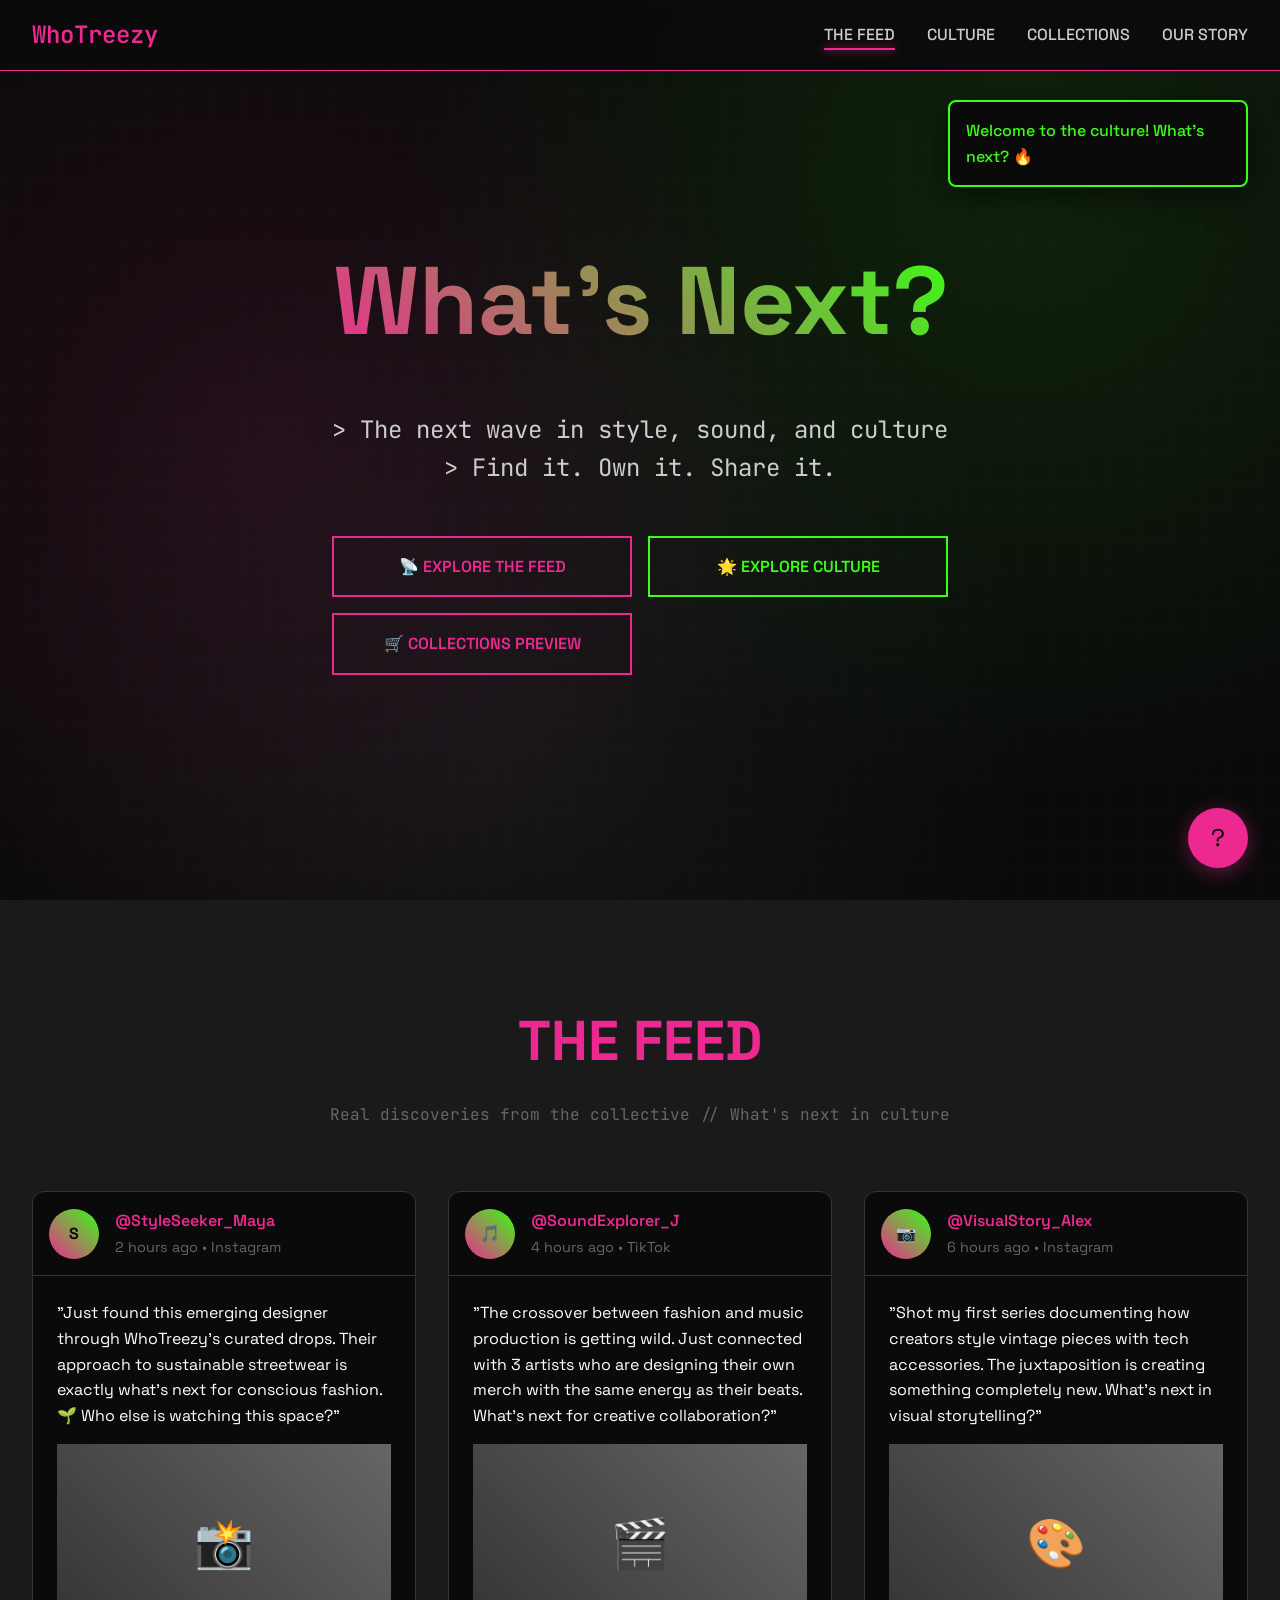
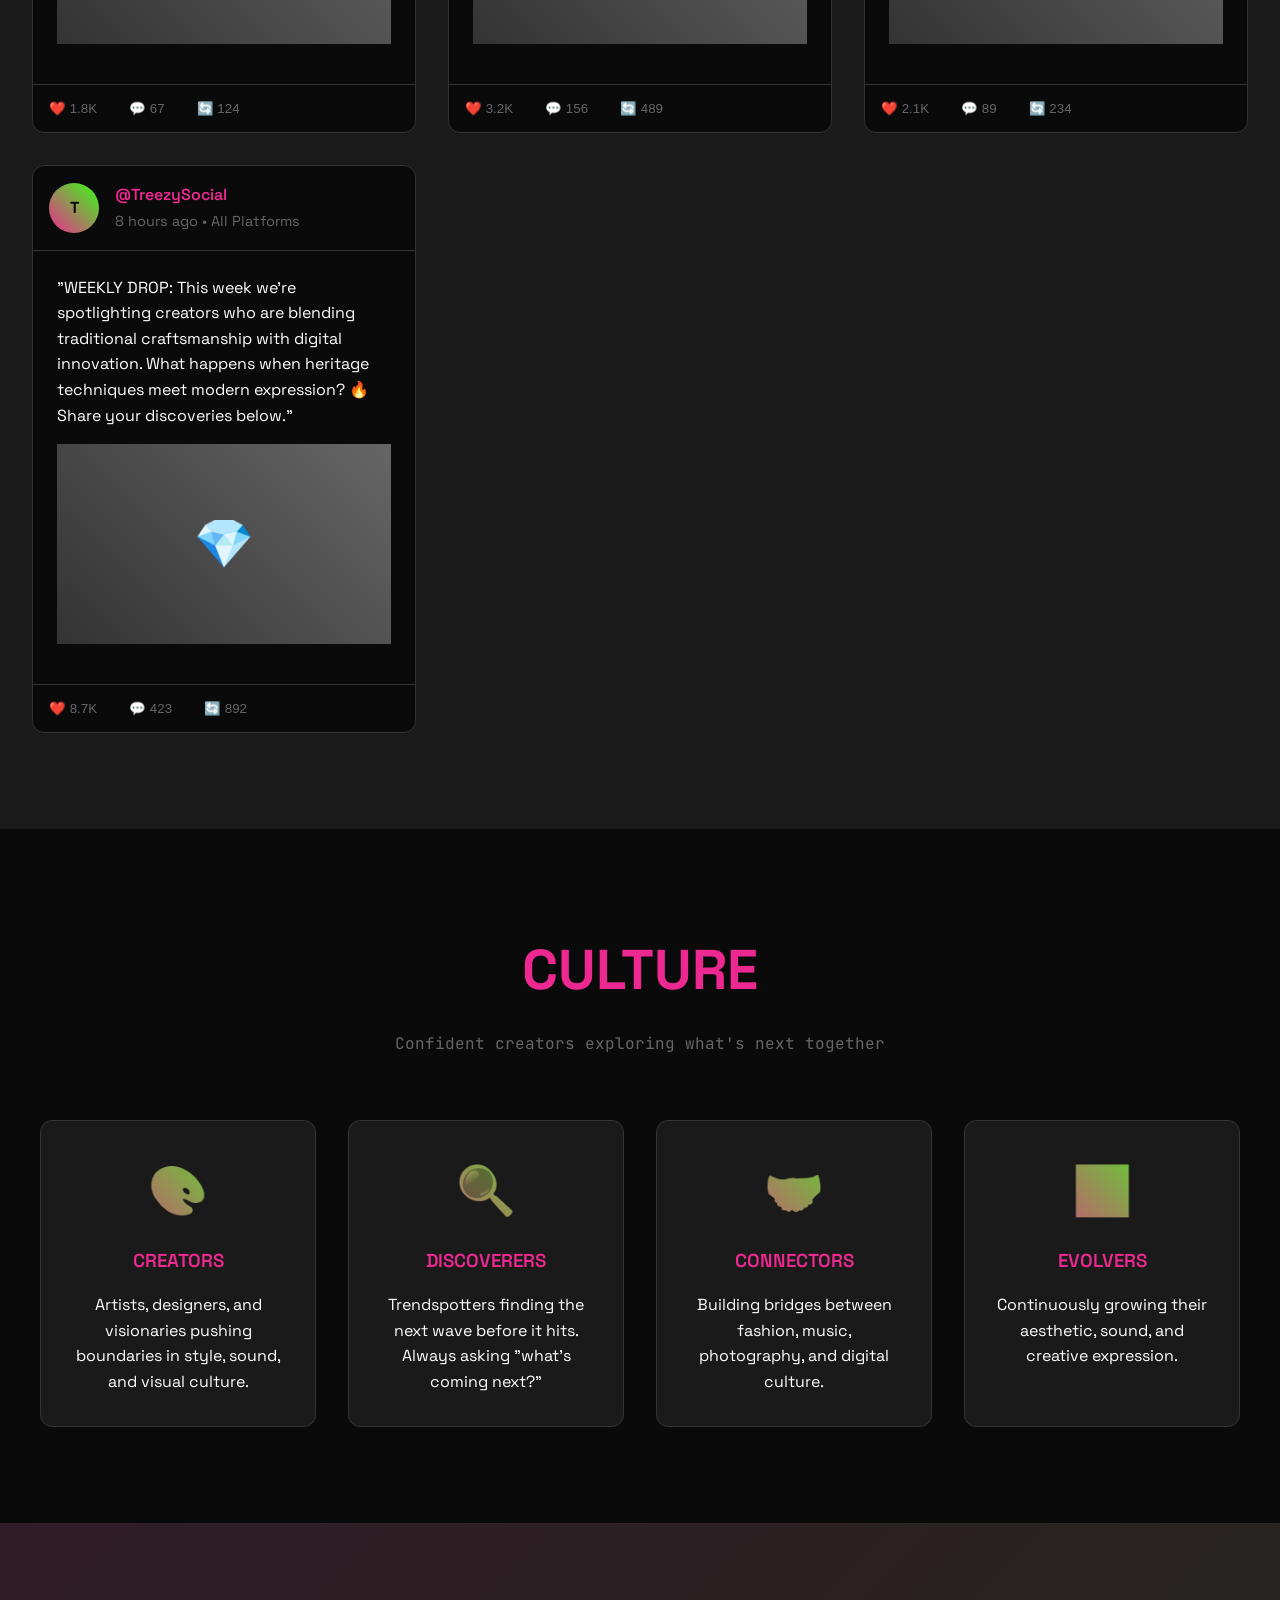
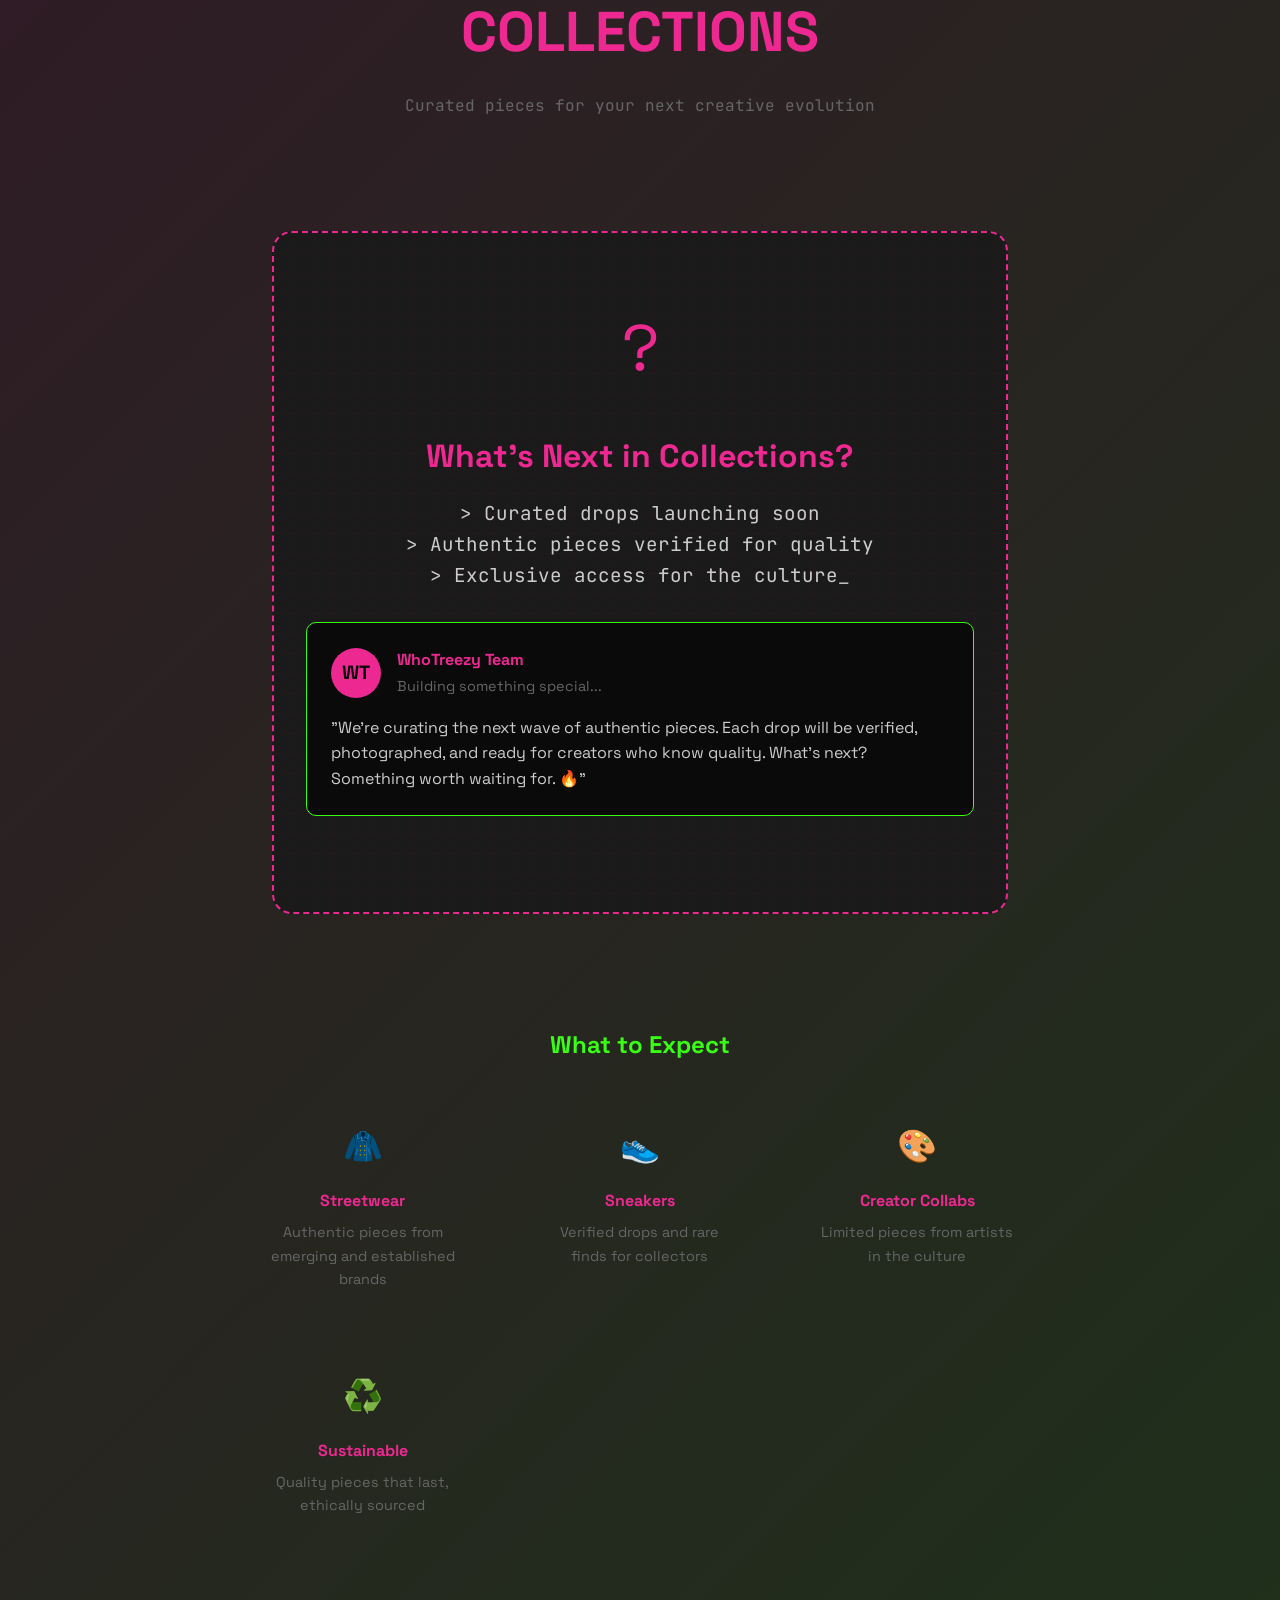
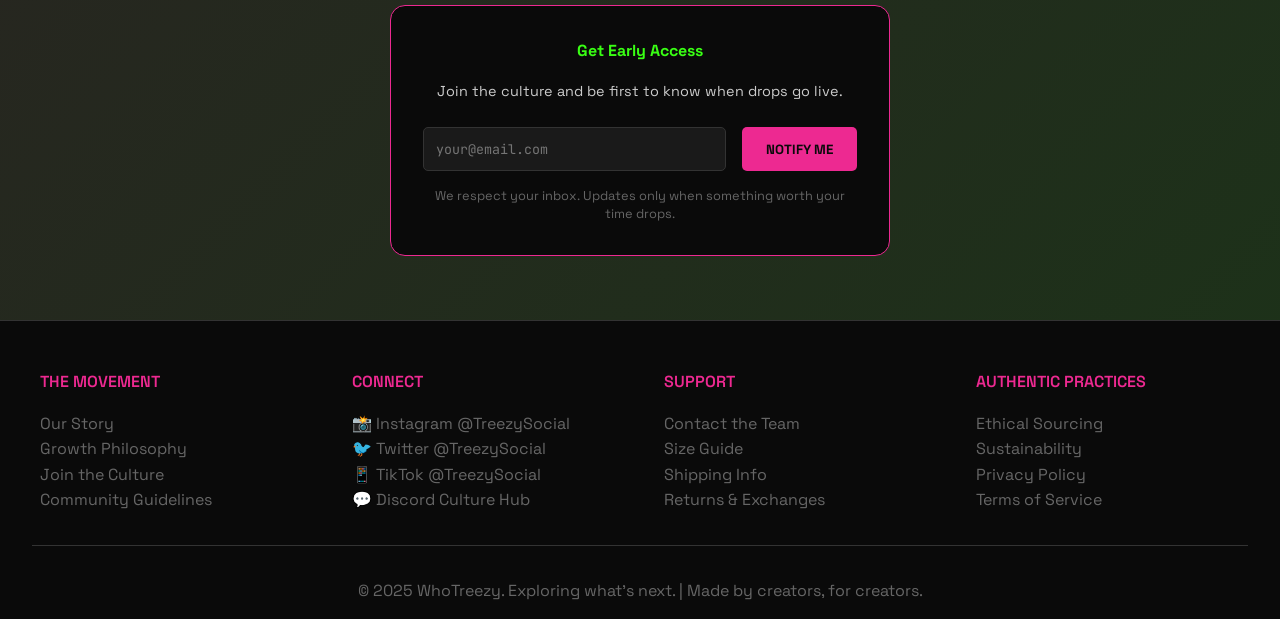
<file: index.html>
<!DOCTYPE html>
<html lang="en">
<head>
    <meta charset="UTF-8">
    <meta name="viewport" content="width=device-width, initial-scale=1.0">
    <title>WhoTreezy - Question Everything</title>
    <meta name="description" content="Join the rebellion. WhoTreezy is more than fashion - it's a movement of authentic voices questioning everything.">
    <meta name="keywords" content="authentic fashion, rebellion, question everything, social movement, community">
    <link rel="stylesheet" href="style.css">
    </head>
<body>
    <!-- Navigation -->
    <nav class="nav-container">
        <a href="#" class="logo">WhoTreezy</a>
        <ul class="nav-links">
            <li><a href="#feed" class="active">THE FEED</a></li>
            <li><a href="#culture">CULTURE</a></li>
            <li><a href="#collections">COLLECTIONS</a></li>
            <li><a href="#story">OUR STORY</a></li>
        </ul>
    </nav>

    <!-- Hero Section -->
    <section class="hero-manifesto" id="story">
        <div class="manifesto-text">
            <h1 class="manifesto-title">What's Next?</h1>
            <p class="manifesto-subtitle">
                > The next wave in style, sound, and culture<br>
                > Find it. Own it. Share it.<br>
            </p>
            
            <div class="cta-grid">
                <a href="#feed" class="cta-btn">
                    📡 EXPLORE THE FEED
                </a>
                <a href="#culture" class="cta-btn secondary">
                    🌟 EXPLORE CULTURE
                </a>
                <a href="#collections" class="cta-btn">
                    🛒 COLLECTIONS PREVIEW
                </a>
            </div>
        </div>
    </section>

    <!-- Social Feed -->
    <section class="social-hub" id="feed">
        <div class="section-header">
            <h2 class="section-title">THE FEED</h2>
            <p class="section-subtitle">Real discoveries from the collective // What's next in culture</p>
        </div>
        
        <div class="social-grid">
            <article class="social-post cyber-border">
                <div class="post-header">
                    <div class="post-avatar">S</div>
                    <div class="post-info">
                        <h4>@StyleSeeker_Maya</h4>
                        <span>2 hours ago • Instagram</span>
                    </div>
                </div>
                <div class="post-content">
                    <p>"Just found this emerging designer through WhoTreezy's curated drops. Their approach to sustainable streetwear is exactly what's next for conscious fashion. 🌱 Who else is watching this space?"</p>
                    <div class="post-image">📸</div>
                </div>
                <div class="post-engagement">
                    <button class="engagement-btn">❤️ 1.8K</button>
                    <button class="engagement-btn">💬 67</button>
                    <button class="engagement-btn">🔄 124</button>
                </div>
            </article>

            <article class="social-post">
                <div class="post-header">
                    <div class="post-avatar">🎵</div>
                    <div class="post-info">
                        <h4>@SoundExplorer_J</h4>
                        <span>4 hours ago • TikTok</span>
                    </div>
                </div>
                <div class="post-content">
                    <p>"The crossover between fashion and music production is getting wild. Just connected with 3 artists who are designing their own merch with the same energy as their beats. What's next for creative collaboration?"</p>
                    <div class="post-image">🎬</div>
                </div>
                <div class="post-engagement">
                    <button class="engagement-btn">❤️ 3.2K</button>
                    <button class="engagement-btn">💬 156</button>
                    <button class="engagement-btn">🔄 489</button>
                </div>
            </article>

            <article class="social-post">
                <div class="post-header">
                    <div class="post-avatar">📷</div>
                    <div class="post-info">
                        <h4>@VisualStory_Alex</h4>
                        <span>6 hours ago • Instagram</span>
                    </div>
                </div>
                <div class="post-content">
                    <p>"Shot my first series documenting how creators style vintage pieces with tech accessories. The juxtaposition is creating something completely new. What's next in visual storytelling?"</p>
                    <div class="post-image">🎨</div>
                </div>
                <div class="post-engagement">
                    <button class="engagement-btn">❤️ 2.1K</button>
                    <button class="engagement-btn">💬 89</button>
                    <button class="engagement-btn">🔄 234</button>
                </div>
            </article>

            <article class="social-post cyber-border">
                <div class="post-header">
                    <div class="post-avatar">T</div>
                    <div class="post-info">
                        <h4>@TreezySocial</h4>
                        <span>8 hours ago • All Platforms</span>
                    </div>
                </div>
                <div class="post-content">
                    <p>"WEEKLY DROP: This week we're spotlighting creators who are blending traditional craftsmanship with digital innovation. What happens when heritage techniques meet modern expression? 🔥 Share your discoveries below."</p>
                    <div class="post-image">💎</div>
                </div>
                <div class="post-engagement">
                    <button class="engagement-btn">❤️ 8.7K</button>
                    <button class="engagement-btn">💬 423</button>
                    <button class="engagement-btn">🔄 892</button>
                </div>
            </article>
        </div>
    </section>

    <!-- Culture -->
    <section class="community-spotlight" id="culture">
        <div class="section-header">
            <h2 class="section-title">CULTURE</h2>
            <p class="section-subtitle">Confident creators exploring what's next together</p>
        </div>
        
        <div class="spotlight-grid">
            <div class="spotlight-card">
                <div class="spotlight-icon">🎨</div>
                <h3 class="spotlight-title">CREATORS</h3>
                <p>Artists, designers, and visionaries pushing boundaries in style, sound, and visual culture.</p>
            </div>
            
            <div class="spotlight-card">
                <div class="spotlight-icon">🔍</div>
                <h3 class="spotlight-title">DISCOVERERS</h3>
                <p>Trendspotters finding the next wave before it hits. Always asking "what's coming next?"</p>
            </div>
            
            <div class="spotlight-card">
                <div class="spotlight-icon">🤝</div>
                <h3 class="spotlight-title">CONNECTORS</h3>
                <p>Building bridges between fashion, music, photography, and digital culture.</p>
            </div>
            
            <div class="spotlight-card">
                <div class="spotlight-icon">📈</div>
                <h3 class="spotlight-title">EVOLVERS</h3>
                <p>Continuously growing their aesthetic, sound, and creative expression.</p>
            </div>
        </div>
    </section>

    <!-- Collections Coming Soon -->
    <section class="shop-teaser" id="collections">
        <div class="section-header">
            <h2 class="section-title">COLLECTIONS</h2>
            <p class="section-subtitle">Curated pieces for your next creative evolution</p>
        </div>
        
        <!-- Coming Soon Preview -->
        <div style="max-width: 800px; margin: 0 auto; text-align: center; padding: 3rem 2rem;">
            <div style="
                background: var(--gray-rebel);
                border: 2px dashed var(--hot-pink);
                border-radius: 20px;
                padding: 4rem 2rem;
                position: relative;
                overflow: hidden;
            ">
                <!-- Animated background grid -->
                <div style="
                    position: absolute;
                    top: 0;
                    left: 0;
                    right: 0;
                    bottom: 0;
                    background-image: 
                        linear-gradient(rgba(237, 41, 145, 0.1) 1px, transparent 1px),
                        linear-gradient(90deg, rgba(237, 41, 145, 0.1) 1px, transparent 1px);
                    background-size: 20px 20px;
                    opacity: 0.3;
                "></div>
                
                <div style="position: relative; z-index: 2;">
                    <div style="
                        font-size: 4rem;
                        color: var(--hot-pink);
                        margin-bottom: 2rem;
                        animation: neon-pulse 2s infinite;
                    ">?</div>
                    
                    <h3 style="
                        font-size: 2rem;
                        color: var(--hot-pink);
                        margin-bottom: 1rem;
                        font-family: 'Space Grotesk', sans-serif;
                        font-weight: 700;
                    ">What's Next in Collections?</h3>
                    
                    <p style="
                        color: var(--text-light);
                        font-size: 1.2rem;
                        margin-bottom: 2rem;
                        line-height: 1.6;
                        font-family: 'JetBrains Mono', monospace;
                    ">
                        > Curated drops launching soon<br>
                        > Authentic pieces verified for quality<br>
                        > Exclusive access for the culture_
                    </p>
                    
                    <div style="margin: 2rem 0;">
                        <div style="
                            background: var(--dark-rebel);
                            border: 1px solid var(--neon-green);
                            border-radius: 10px;
                            padding: 1.5rem;
                            margin: 1rem 0;
                            text-align: left;
                        ">
                            <div style="
                                display: flex;
                                align-items: center;
                                gap: 1rem;
                                margin-bottom: 1rem;
                            ">
                                <div style="
                                    width: 50px;
                                    height: 50px;
                                    background: var(--hot-pink);
                                    border-radius: 50%;
                                    display: flex;
                                    align-items: center;
                                    justify-content: center;
                                    font-weight: bold;
                                    color: var(--dark-rebel);
                                    font-size: 1.2rem;
                                ">WT</div>
                                <div>
                                    <h4 style="color: var(--hot-pink); margin: 0;">WhoTreezy Team</h4>
                                    <span style="color: var(--text-muted); font-size: 0.9rem;">Building something special...</span>
                                </div>
                            </div>
                            <p style="color: var(--text-light); line-height: 1.6; margin: 0;">
                                "We're curating the next wave of authentic pieces. Each drop will be verified, photographed, and ready for creators who know quality. What's next? Something worth waiting for. 🔥"
                            </p>
                        </div>
                    </div>
                </div>
            </div>
        </div>
        
        <!-- Preview Categories -->
        <div style="margin-top: 4rem;">
            <h3 style="
                text-align: center;
                color: var(--neon-green);
                font-size: 1.5rem;
                margin-bottom: 2rem;
                font-family: 'Space Grotesk', sans-serif;
            ">What to Expect</h3>
            
            <div style="
                display: grid;
                grid-template-columns: repeat(auto-fit, minmax(200px, 1fr));
                gap: 2rem;
                max-width: 800px;
                margin: 0 auto;
            ">
                <div style="text-align: center; padding: 1.5rem;">
                    <div style="font-size: 2rem; margin-bottom: 1rem;">🧥</div>
                    <h4 style="color: var(--hot-pink); margin-bottom: 0.5rem;">Streetwear</h4>
                    <p style="color: var(--text-muted); font-size: 0.9rem;">Authentic pieces from emerging and established brands</p>
                </div>
                
                <div style="text-align: center; padding: 1.5rem;">
                    <div style="font-size: 2rem; margin-bottom: 1rem;">👟</div>
                    <h4 style="color: var(--hot-pink); margin-bottom: 0.5rem;">Sneakers</h4>
                    <p style="color: var(--text-muted); font-size: 0.9rem;">Verified drops and rare finds for collectors</p>
                </div>
                
                <div style="text-align: center; padding: 1.5rem;">
                    <div style="font-size: 2rem; margin-bottom: 1rem;">🎨</div>
                    <h4 style="color: var(--hot-pink); margin-bottom: 0.5rem;">Creator Collabs</h4>
                    <p style="color: var(--text-muted); font-size: 0.9rem;">Limited pieces from artists in the culture</p>
                </div>
                
                <div style="text-align: center; padding: 1.5rem;">
                    <div style="font-size: 2rem; margin-bottom: 1rem;">♻️</div>
                    <h4 style="color: var(--hot-pink); margin-bottom: 0.5rem;">Sustainable</h4>
                    <p style="color: var(--text-muted); font-size: 0.9rem;">Quality pieces that last, ethically sourced</p>
                </div>
            </div>
        </div>
        
        <!-- Email Signup for Early Access -->
        <div style="
            max-width: 500px;
            margin: 4rem auto 0;
            background: var(--dark-rebel);
            border: 1px solid var(--hot-pink);
            border-radius: 15px;
            padding: 2rem;
            text-align: center;
        ">
            <h4 style="
                color: var(--neon-green);
                margin-bottom: 1rem;
                font-family: 'Space Grotesk', sans-serif;
            ">Get Early Access</h4>
            
            <p style="
                color: var(--text-light);
                margin-bottom: 1.5rem;
                font-size: 0.9rem;
            ">Join the culture and be first to know when drops go live.</p>
            
            <div style="
                display: flex;
                gap: 1rem;
                margin-bottom: 1rem;
            ">
                <input 
                    type="email" 
                    placeholder="your@email.com"
                    id="earlyAccessEmail"
                    style="
                        flex: 1;
                        padding: 0.75rem;
                        background: var(--gray-rebel);
                        border: 1px solid #333;
                        border-radius: 5px;
                        color: var(--text-light);
                        font-family: 'JetBrains Mono', monospace;
                    "
                >
                <button 
                    onclick="signUpEarlyAccess()"
                    style="
                        background: var(--hot-pink);
                        color: var(--dark-rebel);
                        border: none;
                        padding: 0.75rem 1.5rem;
                        border-radius: 5px;
                        font-weight: bold;
                        cursor: pointer;
                        font-family: 'Space Grotesk', sans-serif;
                    "
                >NOTIFY ME</button>
            </div>
            
            <p style="
                color: var(--text-muted);
                font-size: 0.8rem;
                line-height: 1.4;
            ">We respect your inbox. Updates only when something worth your time drops.</p>
        </div>
    </section>

    <!-- Footer -->
    <footer class="footer">
        <div class="footer-content">
            <div class="footer-section">
                <h4>THE MOVEMENT</h4>
                <ul style="list-style: none; padding: 0;">
                    <li><a href="#">Our Story</a></li>
                    <li><a href="#">Growth Philosophy</a></li>
                    <li><a href="#">Join the Culture</a></li>
                    <li><a href="#">Community Guidelines</a></li>
                </ul>
            </div>
            
            <div class="footer-section">
                <h4>CONNECT</h4>
                <ul style="list-style: none; padding: 0;">
                    <li><a href="https://instagram.com/treezysocial" target="_blank">📸 Instagram @TreezySocial</a></li>
                    <li><a href="https://twitter.com/treezysocial" target="_blank">🐦 Twitter @TreezySocial</a></li>
                    <li><a href="https://tiktok.com/@treezysocial" target="_blank">📱 TikTok @TreezySocial</a></li>
                    <li><a href="#">💬 Discord Culture Hub</a></li>
                </ul>
            </div>
            
            <div class="footer-section">
                <h4>SUPPORT</h4>
                <ul style="list-style: none; padding: 0;">
                    <li><a href="#">Contact the Team</a></li>
                    <li><a href="#">Size Guide</a></li>
                    <li><a href="#">Shipping Info</a></li>
                    <li><a href="#">Returns & Exchanges</a></li>
                </ul>
            </div>
            
            <div class="footer-section">
                <h4>AUTHENTIC PRACTICES</h4>
                <ul style="list-style: none; padding: 0;">
                    <li><a href="#">Ethical Sourcing</a></li>
                    <li><a href="#">Sustainability</a></li>
                    <li><a href="#">Privacy Policy</a></li>
                    <li><a href="#">Terms of Service</a></li>
                </ul>
            </div>
        </div>
        
        <div class="footer-bottom">
            <p>&copy; 2025 WhoTreezy. Exploring what's next. | Made by creators, for creators.</p>
        </div>
    </footer>

    <!-- Floating Action Button -->
    <div class="fab" onclick="openDiscoveryFeed()">
        ?
    </div>

    <script>
        // Smooth scrolling for navigation
        document.querySelectorAll('a[href^="#"]').forEach(anchor => {
            anchor.addEventListener('click', function (e) {
                e.preventDefault();
                const target = document.querySelector(this.getAttribute('href'));
                if (target) {
                    target.scrollIntoView({
                        behavior: 'smooth',
                        block: 'start'
                    });
                }
            });
        });

        // Active navigation tracking
        const sections = ['story', 'feed', 'culture', 'collections'];
        const navLinks = document.querySelectorAll('.nav-links a');

        window.addEventListener('scroll', () => {
            const scrollPosition = window.scrollY + 100;
            
            sections.forEach((sectionId, index) => {
                const section = document.getElementById(sectionId);
                if (section) {
                    const sectionTop = section.offsetTop;
                    const sectionBottom = sectionTop + section.offsetHeight;
                    
                    if (scrollPosition >= sectionTop && scrollPosition < sectionBottom) {
                        navLinks.forEach(link => link.classList.remove('active'));
                        if (navLinks[index]) navLinks[index].classList.add('active');
                    }
                }
            });
        });

        // Interactive engagement buttons
        document.querySelectorAll('.engagement-btn').forEach(btn => {
            btn.addEventListener('click', function() {
                const icon = this.textContent.split(' ')[0];
                const count = parseInt(this.textContent.split(' ')[1]) || 0;
                
                // Simulate engagement
                this.style.color = 'var(--hot-pink)';
                this.textContent = `${icon} ${count + 1}`;
                
                // Add glitch effect
                this.style.animation = 'glitch 0.5s ease';
                setTimeout(() => {
                    this.style.animation = '';
                }, 500);
            });
        });

        // Product preview interactions
        function openProduct(id) {
            const products = {
                1: {
                    name: "Sustainable Tech Jacket",
                    price: 180,
                    description: "This jacket represents the next wave of conscious fashion. Where traditional craftsmanship meets innovative materials and design thinking. Perfect for creators who want their style to reflect their values.",
                    features: ["Recycled tech fabric", "Heritage construction", "Water-resistant finish", "Creator-designed details"]
                },
                2: {
                    name: "Evolution Tee",
                    price: 45,
                    description: "More than a t-shirt - it's a statement about growth. Organic cotton meets thoughtful design for creators who see style as an ongoing evolution.",
                    features: ["100% organic cotton", "Ethically manufactured", "Collaborative design", "Perfect for layering"]
                },
                3: {
                    name: "Multi-Function Creator Pack",
                    price: 120,
                    description: "Built for the modern creative who's always moving. This pack adapts to your workflow whether you're shooting, creating, or exploring what's next.",
                    features: ["Modular compartments", "Tech integration", "Weather-resistant", "Collaborative input design"]
                }
            };

            const product = products[id];
            if (product) {
                showProductModal(product);
            }
        }

        function showProductModal(product) {
            // Create modal overlay
            const modal = document.createElement('div');
            modal.style.cssText = `
                position: fixed;
                top: 0;
                left: 0;
                width: 100%;
                height: 100%;
                background: rgba(0, 0, 0, 0.9);
                display: flex;
                align-items: center;
                justify-content: center;
                z-index: 2000;
                backdrop-filter: blur(10px);
            `;

            modal.innerHTML = `
                <div style="
                    background: var(--dark-rebel);
                    border: 2px solid var(--hot-pink);
                    border-radius: 12px;
                    padding: 2rem;
                    max-width: 500px;
                    width: 90%;
                    position: relative;
                    box-shadow: 0 20px 60px rgba(237, 41, 145, 0.3);
                ">
                    <button onclick="this.closest('div').remove()" style="
                        position: absolute;
                        top: 1rem;
                        right: 1rem;
                        background: none;
                        border: none;
                        color: var(--hot-pink);
                        font-size: 1.5rem;
                        cursor: pointer;
                    ">✕</button>
                    
                    <h2 style="color: var(--hot-pink); margin-bottom: 1rem; font-family: 'Space Grotesk', sans-serif;">${product.name}</h2>
                    <div style="color: var(--neon-green); font-size: 1.5rem; font-weight: bold; margin-bottom: 1rem;">${product.price}</div>
                    
                    <p style="color: var(--text-light); margin-bottom: 1.5rem; line-height: 1.6;">${product.description}</p>
                    
                    <div style="margin-bottom: 2rem;">
                        <h4 style="color: var(--hot-pink); margin-bottom: 0.5rem;">What's Next Features:</h4>
                        <ul style="color: var(--text-light); padding-left: 1rem;">
                            ${product.features.map(feature => `<li>${feature}</li>`).join('')}
                        </ul>
                    </div>
                    
                    <div style="display: flex; gap: 1rem;">
                        <button onclick="addToCollection('${product.name}')" style="
                            flex: 1;
                            background: var(--hot-pink);
                            color: var(--dark-rebel);
                            border: none;
                            padding: 1rem;
                            border-radius: 6px;
                            font-weight: bold;
                            cursor: pointer;
                            transition: all 0.3s ease;
                        ">🛒 ADD TO COLLECTION</button>
                        
                        <button onclick="shareDiscovery('${product.name}')" style="
                            background: transparent;
                            color: var(--neon-green);
                            border: 2px solid var(--neon-green);
                            padding: 1rem;
                            border-radius: 6px;
                            cursor: pointer;
                            font-weight: bold;
                        ">📡 SHARE DISCOVERY</button>
                    </div>
                </div>
            `;

            document.body.appendChild(modal);

            // Add click outside to close
            modal.addEventListener('click', function(e) {
                if (e.target === modal) {
                    modal.remove();
                }
            });
        }

        // Email signup functionality
        function signUpEarlyAccess() {
            const email = document.getElementById('earlyAccessEmail').value;
            
            if (!email || !email.includes('@')) {
                showNotification('Please enter a valid email address 📧', 'error');
                return;
            }
            
            // Simulate email signup (replace with actual API call later)
            showNotification(`Welcome to the culture, ${email.split('@')[0]}! 🔥`, 'success');
            
            // Clear input
            document.getElementById('earlyAccessEmail').value = '';
            
            // Add to localStorage for now (replace with actual backend later)
            let earlyAccessEmails = JSON.parse(localStorage.getItem('whotreezy_early_access') || '[]');
            earlyAccessEmails.push({
                email: email,
                timestamp: new Date().toISOString(),
                source: 'collections_coming_soon'
            });
            localStorage.setItem('whotreezy_early_access', JSON.stringify(earlyAccessEmails));
        }

        // Enter key support for email input
        document.addEventListener('DOMContentLoaded', function() {
            const emailInput = document.getElementById('earlyAccessEmail');
            if (emailInput) {
                emailInput.addEventListener('keypress', function(e) {
                    if (e.key === 'Enter') {
                        signUpEarlyAccess();
                    }
                });
            }
        });

        function openDiscoveryFeed() {
            document.getElementById('feed').scrollIntoView({ behavior: 'smooth' });
        }

        // Notification system
        function showNotification(message, type = 'info') {
            const notification = document.createElement('div');
            const colors = {
                success: 'var(--neon-green)',
                error: 'var(--danger)',
                info: 'var(--hot-pink)'
            };

            notification.style.cssText = `
                position: fixed;
                top: 100px;
                right: 2rem;
                background: var(--dark-rebel);
                color: ${colors[type]};
                border: 2px solid ${colors[type]};
                padding: 1rem;
                border-radius: 8px;
                z-index: 3000;
                max-width: 300px;
                box-shadow: 0 10px 30px rgba(0, 0, 0, 0.5);
                animation: slideInRight 0.5s ease;
                font-family: 'Space Grotesk', sans-serif;
                font-weight: 500;
            `;

            notification.textContent = message;
            document.body.appendChild(notification);

            setTimeout(() => {
                notification.style.animation = 'slideOutRight 0.5s ease';
                setTimeout(() => notification.remove(), 500);
            }, 4000);
        }

        // Add CSS animations for notifications
        const notificationStyles = document.createElement('style');
        notificationStyles.textContent = `
            @keyframes slideInRight {
                from { transform: translateX(100%); opacity: 0; }
                to { transform: translateX(0); opacity: 1; }
            }
            
            @keyframes slideOutRight {
                from { transform: translateX(0); opacity: 1; }
                to { transform: translateX(100%); opacity: 0; }
            }
        `;
        document.head.appendChild(notificationStyles);

        // Discovery mode easter egg
        let discoveryCode = [];
        const discoverySequence = [87, 72, 65, 84, 83, 78, 69, 88, 84]; // "WHATSNEXT"

        document.addEventListener('keydown', function(e) {
            discoveryCode.push(e.keyCode);
            if (discoveryCode.length > 9) discoveryCode.shift();

            if (discoveryCode.toString() === discoverySequence.toString()) {
                activateDiscoveryMode();
                discoveryCode = [];
            }
        });

        function activateDiscoveryMode() {
            document.body.style.animation = 'glitch 2s infinite';
            showNotification('🔥 DISCOVERY MODE ACTIVATED 🔥 What\'s next unlocked!', 'success');
            
            // Add extra discovery effects
            document.querySelectorAll('.social-post').forEach((post, index) => {
                setTimeout(() => {
                    post.style.animation = 'glitch 0.5s ease';
                }, index * 200);
            });

            setTimeout(() => {
                document.body.style.animation = '';
            }, 10000);
        }

        // Initialize page
        document.addEventListener('DOMContentLoaded', function() {
            // Add loading animation
            document.body.style.opacity = '0';
            document.body.style.transition = 'opacity 0.5s ease';
            
            setTimeout(() => {
                document.body.style.opacity = '1';
            }, 100);

            // Show welcome message for first-time visitors
            if (!localStorage.getItem('whotreezy_visited')) {
                setTimeout(() => {
                    showNotification('Welcome to the culture! What\'s next? 🔥', 'success');
                    localStorage.setItem('whotreezy_visited', 'true');
                }, 2000);
            }
        });

        // Social feed real-time discovery simulation
        setInterval(() => {
            const posts = document.querySelectorAll('.social-post');
            if (posts.length > 0) {
                const randomPost = posts[Math.floor(Math.random() * posts.length)];
                const engagementBtns = randomPost.querySelectorAll('.engagement-btn');
                
                engagementBtns.forEach(btn => {
                    if (Math.random() > 0.7) { // 30% chance of update
                        const parts = btn.textContent.split(' ');
                        const emoji = parts[0];
                        const count = parseInt(parts[1]) || 0;
                        btn.textContent = `${emoji} ${count + Math.floor(Math.random() * 5) + 1}`;
                        
                        // Flash effect
                        btn.style.color = 'var(--neon-green)';
                        setTimeout(() => {
                            btn.style.color = '';
                        }, 500);
                    }
                });
            }
        }, 30000); // Update every 30 seconds

        console.log(`
        ╔══════════════════════════════════════╗
        ║           WHOTREEZY CULTURE          ║
        ║             What's Next?             ║
        ║                                      ║
        ║  🔥 Confident creators exploring     ║
        ║  💎 The next wave in culture         ║
        ║  🤝 Authentic connections            ║
        ║  🌱 Continuous growth & evolution    ║
        ║                                      ║
        ║  Type "WHATSNEXT" to unlock... 😉    ║
        ╚══════════════════════════════════════╝
        `);
    </script>
</body>
</html>
</file>
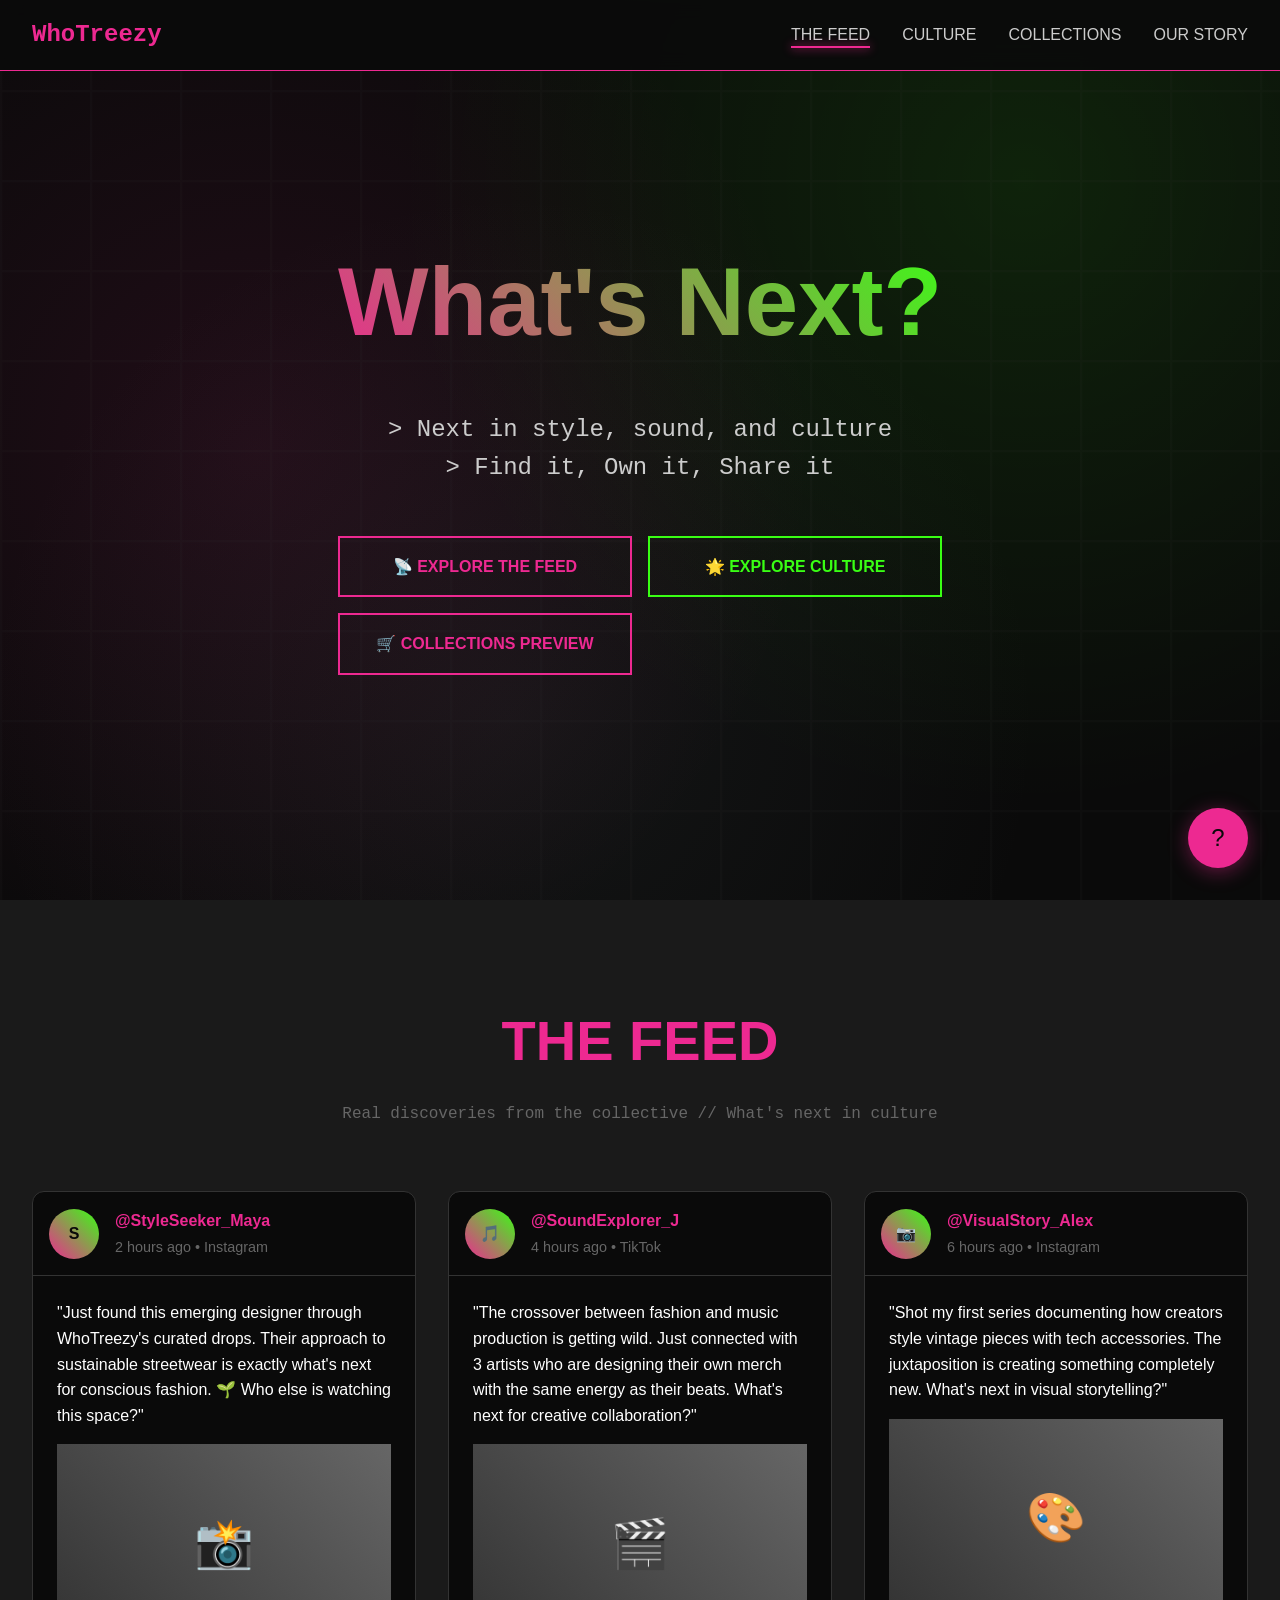
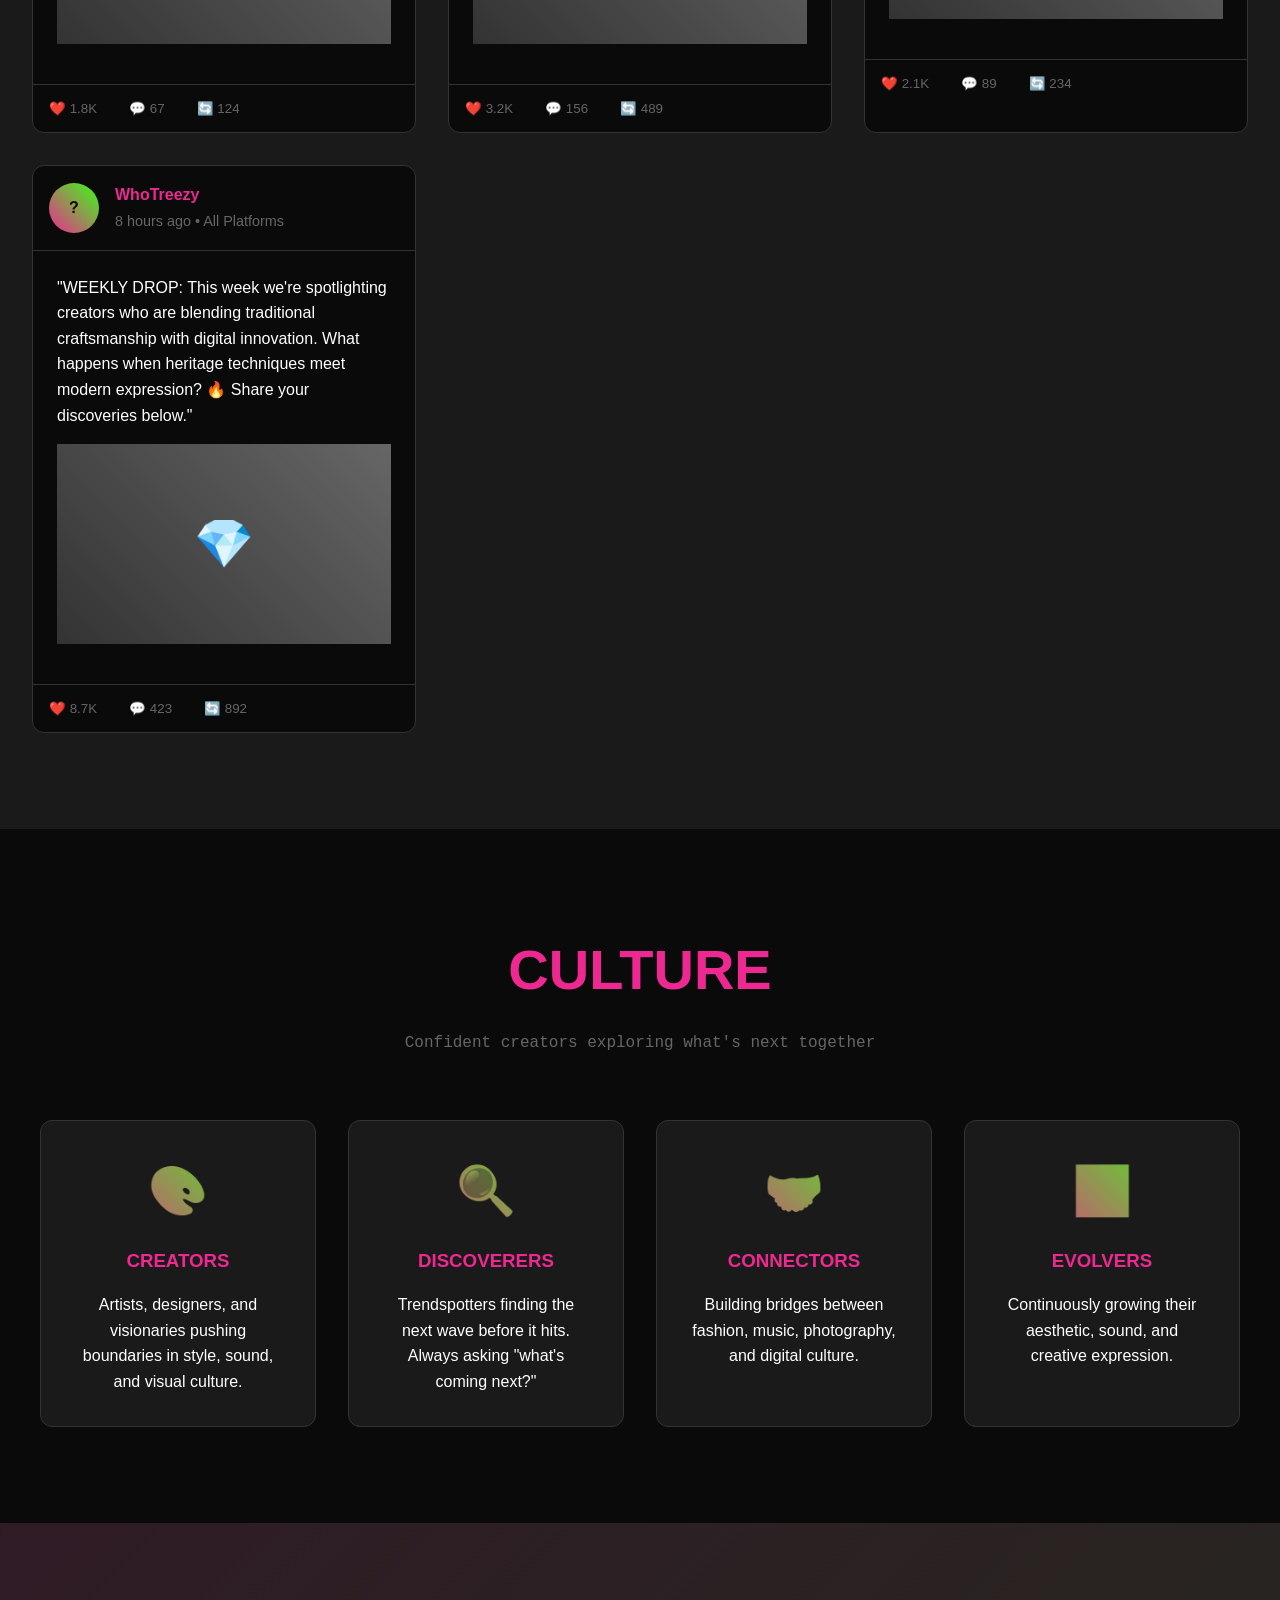
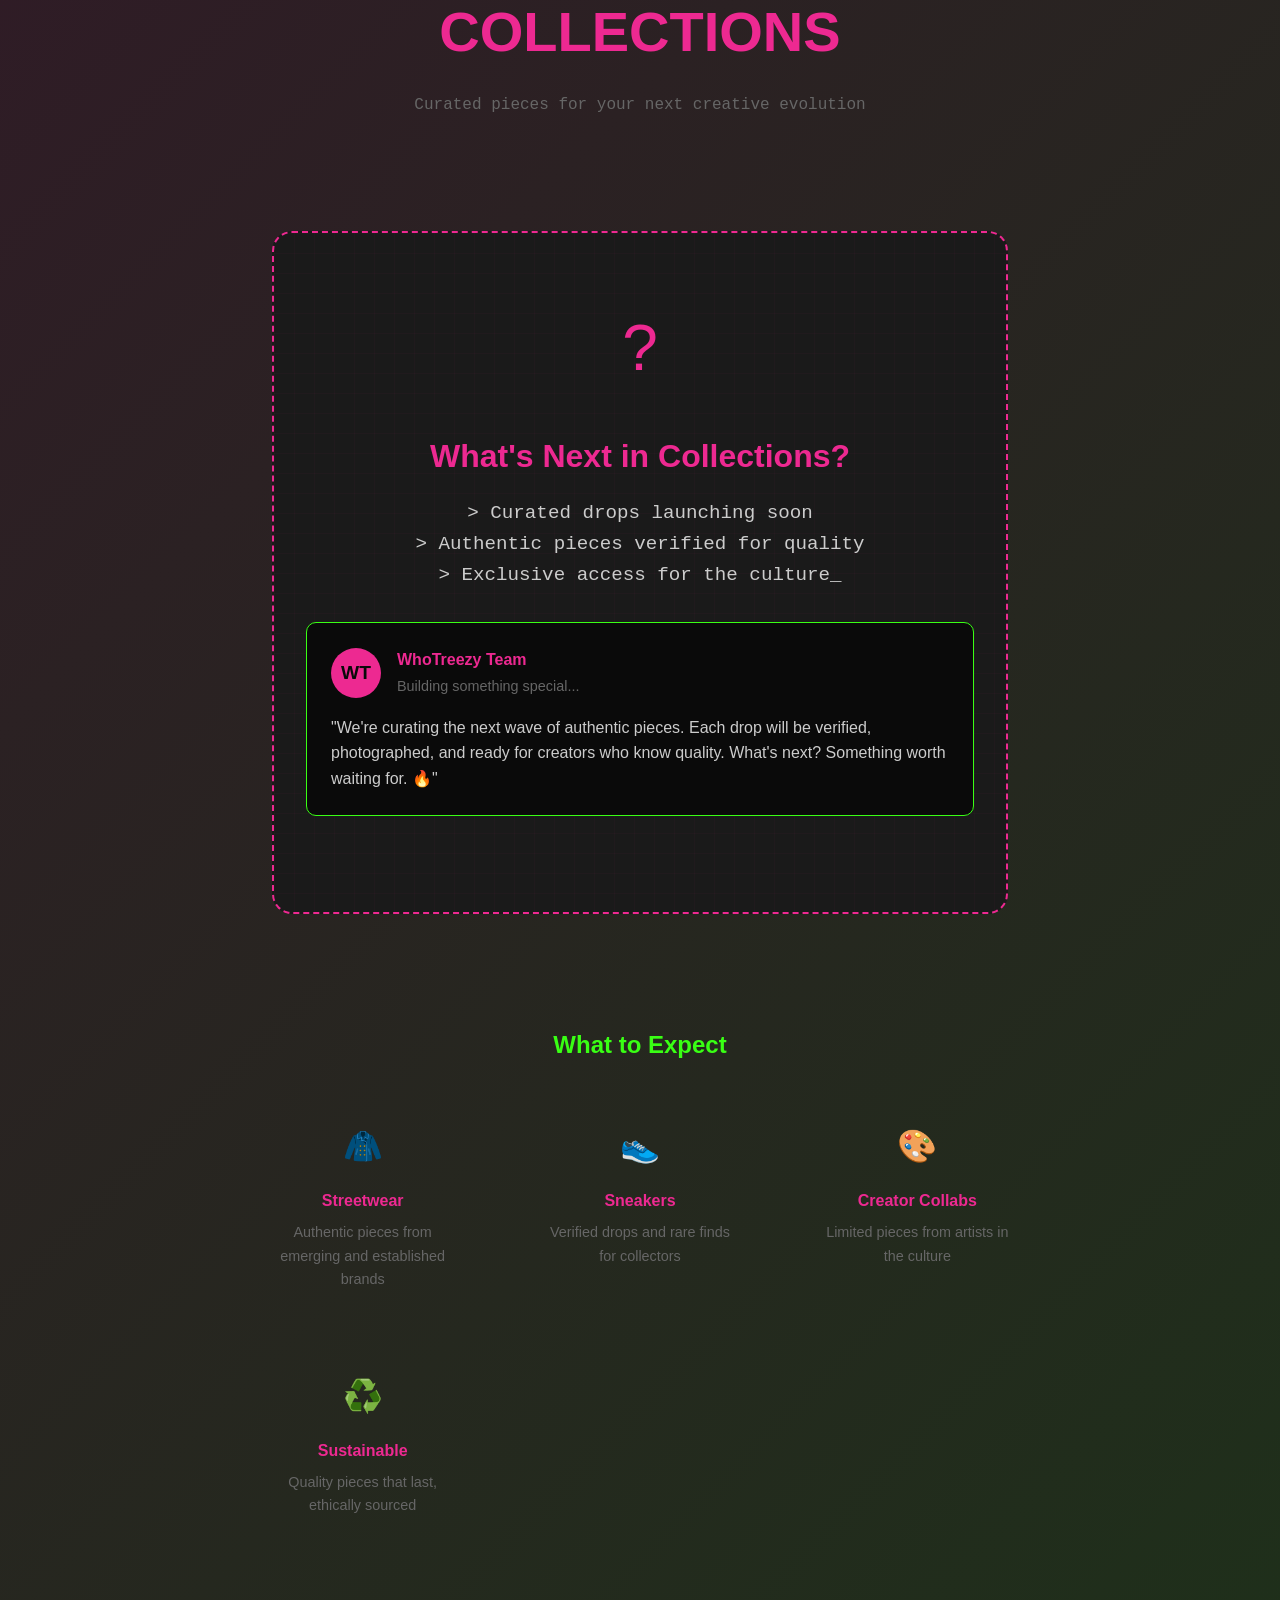
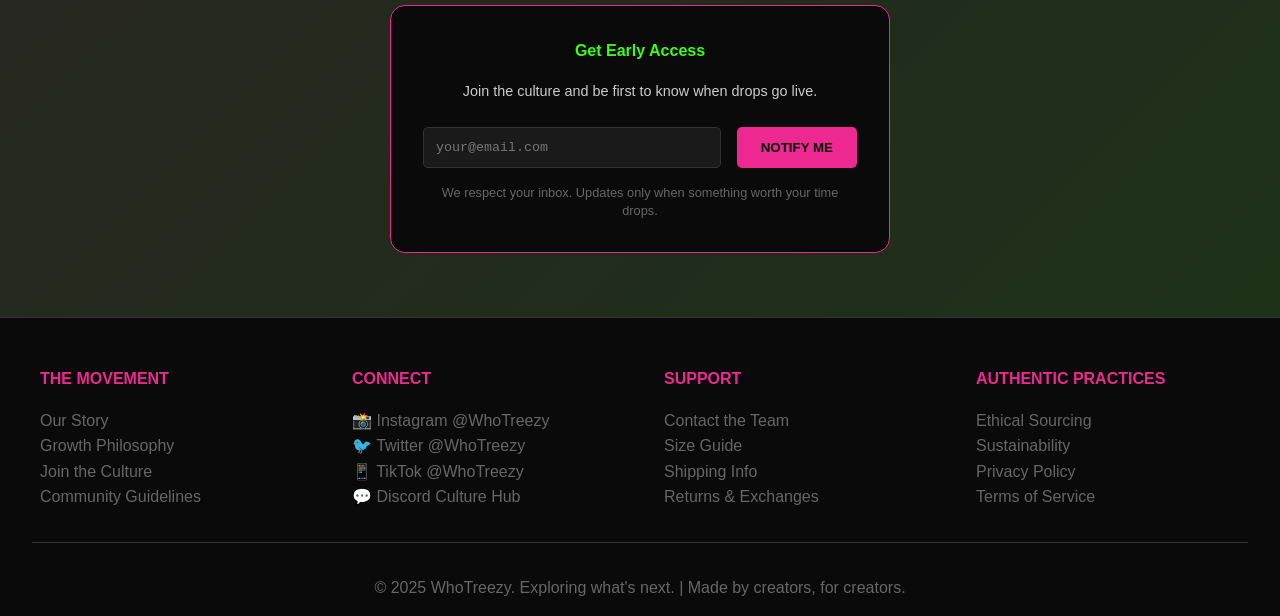
<file: Brand/brand.html>
<!DOCTYPE html>
<html lang="en">
<head>
    <meta charset="UTF-8">
    <meta name="viewport" content="width=device-width, initial-scale=1.0">
    <title>WhoTreezy Brand Identity System</title>
    <link href="https://fonts.googleapis.com/css2?family=Oswald:wght@300;400;600;700&family=Poppins:wght@300;400;500;600;700&display=swap" rel="stylesheet">
    <link rel="stylesheet" href="brandstyle.css">
</head>
<body>
    <!-- Navigation -->
    <nav class="nav-container">
        <a href="#" class="logo">WhoTreezy</a>
        <ul class="nav-links">
            <li><a href="#feed" class="active">THE FEED</a></li>
            <li><a href="#culture">CULTURE</a></li>
            <li><a href="#collections">COLLECTIONS</a></li>
            <li><a href="#story">OUR STORY</a></li>
        </ul>
    </nav>

    <!-- Hero Section -->
    <section class="hero-manifesto" id="story">
        <div class="manifesto-text">
            <h1 class="manifesto-title">What's Next?</h1>
            <p class="manifesto-subtitle">
                > Next in style, sound, and culture<br>
                > Find it, Own it, Share it
            </p>
            
            <div class="cta-grid">
                <a href="#feed" class="cta-btn">
                    📡 EXPLORE THE FEED
                </a>
                <a href="#culture" class="cta-btn secondary">
                    🌟 EXPLORE CULTURE
                </a>
                <a href="#collections" class="cta-btn">
                    🛒 COLLECTIONS PREVIEW
                </a>
            </div>
        </div>
    </section>

    <!-- Social Feed -->
    <section class="social-hub" id="feed">
        <div class="section-header">
            <h2 class="section-title">THE FEED</h2>
            <p class="section-subtitle">Real discoveries from the collective // What's next in culture</p>
        </div>
        
        <div class="social-grid">
            <article class="social-post cyber-border">
                <div class="post-header">
                    <div class="post-avatar">S</div>
                    <div class="post-info">
                        <h4>@StyleSeeker_Maya</h4>
                        <span>2 hours ago • Instagram</span>
                    </div>
                </div>
                <div class="post-content">
                    <p>"Just found this emerging designer through WhoTreezy's curated drops. Their approach to sustainable streetwear is exactly what's next for conscious fashion. 🌱 Who else is watching this space?"</p>
                    <div class="post-image">📸</div>
                </div>
                <div class="post-engagement">
                    <button class="engagement-btn">❤️ 1.8K</button>
                    <button class="engagement-btn">💬 67</button>
                    <button class="engagement-btn">🔄 124</button>
                </div>
            </article>

            <article class="social-post">
                <div class="post-header">
                    <div class="post-avatar">🎵</div>
                    <div class="post-info">
                        <h4>@SoundExplorer_J</h4>
                        <span>4 hours ago • TikTok</span>
                    </div>
                </div>
                <div class="post-content">
                    <p>"The crossover between fashion and music production is getting wild. Just connected with 3 artists who are designing their own merch with the same energy as their beats. What's next for creative collaboration?"</p>
                    <div class="post-image">🎬</div>
                </div>
                <div class="post-engagement">
                    <button class="engagement-btn">❤️ 3.2K</button>
                    <button class="engagement-btn">💬 156</button>
                    <button class="engagement-btn">🔄 489</button>
                </div>
            </article>

            <article class="social-post">
                <div class="post-header">
                    <div class="post-avatar">📷</div>
                    <div class="post-info">
                        <h4>@VisualStory_Alex</h4>
                        <span>6 hours ago • Instagram</span>
                    </div>
                </div>
                <div class="post-content">
                    <p>"Shot my first series documenting how creators style vintage pieces with tech accessories. The juxtaposition is creating something completely new. What's next in visual storytelling?"</p>
                    <div class="post-image">🎨</div>
                </div>
                <div class="post-engagement">
                    <button class="engagement-btn">❤️ 2.1K</button>
                    <button class="engagement-btn">💬 89</button>
                    <button class="engagement-btn">🔄 234</button>
                </div>
            </article>

            <article class="social-post cyber-border">
                <div class="post-header">
                    <div class="post-avatar">?</div>
                    <div class="post-info">
                        <h4>WhoTreezy</h4>
                        <span>8 hours ago • All Platforms</span>
                    </div>
                </div>
                <div class="post-content">
                    <p>"WEEKLY DROP: This week we're spotlighting creators who are blending traditional craftsmanship with digital innovation. What happens when heritage techniques meet modern expression? 🔥 Share your discoveries below."</p>
                    <div class="post-image">💎</div>
                </div>
                <div class="post-engagement">
                    <button class="engagement-btn">❤️ 8.7K</button>
                    <button class="engagement-btn">💬 423</button>
                    <button class="engagement-btn">🔄 892</button>
                </div>
            </article>
        </div>
    </section>

    <!-- Culture -->
    <section class="community-spotlight" id="culture">
        <div class="section-header">
            <h2 class="section-title">CULTURE</h2>
            <p class="section-subtitle">Confident creators exploring what's next together</p>
        </div>
        
        <div class="spotlight-grid">
            <div class="spotlight-card">
                <div class="spotlight-icon">🎨</div>
                <h3 class="spotlight-title">CREATORS</h3>
                <p>Artists, designers, and visionaries pushing boundaries in style, sound, and visual culture.</p>
            </div>
            
            <div class="spotlight-card">
                <div class="spotlight-icon">🔍</div>
                <h3 class="spotlight-title">DISCOVERERS</h3>
                <p>Trendspotters finding the next wave before it hits. Always asking "what's coming next?"</p>
            </div>
            
            <div class="spotlight-card">
                <div class="spotlight-icon">🤝</div>
                <h3 class="spotlight-title">CONNECTORS</h3>
                <p>Building bridges between fashion, music, photography, and digital culture.</p>
            </div>
            
            <div class="spotlight-card">
                <div class="spotlight-icon">📈</div>
                <h3 class="spotlight-title">EVOLVERS</h3>
                <p>Continuously growing their aesthetic, sound, and creative expression.</p>
            </div>
        </div>
    </section>

    <!-- Collections Coming Soon -->
    <section class="shop-teaser" id="collections">
        <div class="section-header">
            <h2 class="section-title">COLLECTIONS</h2>
            <p class="section-subtitle">Curated pieces for your next creative evolution</p>
        </div>
        
        <!-- Coming Soon Preview -->
        <div style="max-width: 800px; margin: 0 auto; text-align: center; padding: 3rem 2rem;">
            <div style="
                background: var(--gray-rebel);
                border: 2px dashed var(--hot-pink);
                border-radius: 20px;
                padding: 4rem 2rem;
                position: relative;
                overflow: hidden;
            ">
                <!-- Animated background grid -->
                <div style="
                    position: absolute;
                    top: 0;
                    left: 0;
                    right: 0;
                    bottom: 0;
                    background-image: 
                        linear-gradient(rgba(237, 41, 145, 0.1) 1px, transparent 1px),
                        linear-gradient(90deg, rgba(237, 41, 145, 0.1) 1px, transparent 1px);
                    background-size: 20px 20px;
                    opacity: 0.3;
                "></div>
                
                <div style="position: relative; z-index: 2;">
                    <div style="
                        font-size: 4rem;
                        color: var(--hot-pink);
                        margin-bottom: 2rem;
                        animation: neon-pulse 2s infinite;
                    ">?</div>
                    
                    <h3 style="
                        font-size: 2rem;
                        color: var(--hot-pink);
                        margin-bottom: 1rem;
                        font-family: 'Space Grotesk', sans-serif;
                        font-weight: 700;
                    ">What's Next in Collections?</h3>
                    
                    <p style="
                        color: var(--text-light);
                        font-size: 1.2rem;
                        margin-bottom: 2rem;
                        line-height: 1.6;
                        font-family: 'JetBrains Mono', monospace;
                    ">
                        > Curated drops launching soon<br>
                        > Authentic pieces verified for quality<br>
                        > Exclusive access for the culture_
                    </p>
                    
                    <div style="margin: 2rem 0;">
                        <div style="
                            background: var(--dark-rebel);
                            border: 1px solid var(--neon-green);
                            border-radius: 10px;
                            padding: 1.5rem;
                            margin: 1rem 0;
                            text-align: left;
                        ">
                            <div style="
                                display: flex;
                                align-items: center;
                                gap: 1rem;
                                margin-bottom: 1rem;
                            ">
                                <div style="
                                    width: 50px;
                                    height: 50px;
                                    background: var(--hot-pink);
                                    border-radius: 50%;
                                    display: flex;
                                    align-items: center;
                                    justify-content: center;
                                    font-weight: bold;
                                    color: var(--dark-rebel);
                                    font-size: 1.2rem;
                                ">WT</div>
                                <div>
                                    <h4 style="color: var(--hot-pink); margin: 0;">WhoTreezy Team</h4>
                                    <span style="color: var(--text-muted); font-size: 0.9rem;">Building something special...</span>
                                </div>
                            </div>
                            <p style="color: var(--text-light); line-height: 1.6; margin: 0;">
                                "We're curating the next wave of authentic pieces. Each drop will be verified, photographed, and ready for creators who know quality. What's next? Something worth waiting for. 🔥"
                            </p>
                        </div>
                    </div>
                </div>
            </div>
        </div>
        
        <!-- Preview Categories -->
        <div style="margin-top: 4rem;">
            <h3 style="
                text-align: center;
                color: var(--neon-green);
                font-size: 1.5rem;
                margin-bottom: 2rem;
                font-family: 'Space Grotesk', sans-serif;
            ">What to Expect</h3>
            
            <div style="
                display: grid;
                grid-template-columns: repeat(auto-fit, minmax(200px, 1fr));
                gap: 2rem;
                max-width: 800px;
                margin: 0 auto;
            ">
                <div style="text-align: center; padding: 1.5rem;">
                    <div style="font-size: 2rem; margin-bottom: 1rem;">🧥</div>
                    <h4 style="color: var(--hot-pink); margin-bottom: 0.5rem;">Streetwear</h4>
                    <p style="color: var(--text-muted); font-size: 0.9rem;">Authentic pieces from emerging and established brands</p>
                </div>
                
                <div style="text-align: center; padding: 1.5rem;">
                    <div style="font-size: 2rem; margin-bottom: 1rem;">👟</div>
                    <h4 style="color: var(--hot-pink); margin-bottom: 0.5rem;">Sneakers</h4>
                    <p style="color: var(--text-muted); font-size: 0.9rem;">Verified drops and rare finds for collectors</p>
                </div>
                
                <div style="text-align: center; padding: 1.5rem;">
                    <div style="font-size: 2rem; margin-bottom: 1rem;">🎨</div>
                    <h4 style="color: var(--hot-pink); margin-bottom: 0.5rem;">Creator Collabs</h4>
                    <p style="color: var(--text-muted); font-size: 0.9rem;">Limited pieces from artists in the culture</p>
                </div>
                
                <div style="text-align: center; padding: 1.5rem;">
                    <div style="font-size: 2rem; margin-bottom: 1rem;">♻️</div>
                    <h4 style="color: var(--hot-pink); margin-bottom: 0.5rem;">Sustainable</h4>
                    <p style="color: var(--text-muted); font-size: 0.9rem;">Quality pieces that last, ethically sourced</p>
                </div>
            </div>
        </div>
        
        <!-- Email Signup for Early Access -->
        <div style="
            max-width: 500px;
            margin: 4rem auto 0;
            background: var(--dark-rebel);
            border: 1px solid var(--hot-pink);
            border-radius: 15px;
            padding: 2rem;
            text-align: center;
        ">
            <h4 style="
                color: var(--neon-green);
                margin-bottom: 1rem;
                font-family: 'Space Grotesk', sans-serif;
            ">Get Early Access</h4>
            
            <p style="
                color: var(--text-light);
                margin-bottom: 1.5rem;
                font-size: 0.9rem;
            ">Join the culture and be first to know when drops go live.</p>
            
            <div style="
                display: flex;
                gap: 1rem;
                margin-bottom: 1rem;
            ">
                <input 
                    type="email" 
                    placeholder="your@email.com"
                    id="earlyAccessEmail"
                    style="
                        flex: 1;
                        padding: 0.75rem;
                        background: var(--gray-rebel);
                        border: 1px solid #333;
                        border-radius: 5px;
                        color: var(--text-light);
                        font-family: 'JetBrains Mono', monospace;
                    "
                >
                <button 
                    onclick="signUpEarlyAccess()"
                    style="
                        background: var(--hot-pink);
                        color: var(--dark-rebel);
                        border: none;
                        padding: 0.75rem 1.5rem;
                        border-radius: 5px;
                        font-weight: bold;
                        cursor: pointer;
                        font-family: 'Space Grotesk', sans-serif;
                    "
                >NOTIFY ME</button>
            </div>
            
            <p style="
                color: var(--text-muted);
                font-size: 0.8rem;
                line-height: 1.4;
            ">We respect your inbox. Updates only when something worth your time drops.</p>
        </div>
    </section>

    <!-- Footer -->
    <footer class="footer">
        <div class="footer-content">
            <div class="footer-section">
                <h4>THE MOVEMENT</h4>
                <ul style="list-style: none; padding: 0;">
                    <li><a href="#">Our Story</a></li>
                    <li><a href="#">Growth Philosophy</a></li>
                    <li><a href="#">Join the Culture</a></li>
                    <li><a href="#">Community Guidelines</a></li>
                </ul>
            </div>
            
            <div class="footer-section">
                <h4>CONNECT</h4>
                <ul style="list-style: none; padding: 0;">
                    <li><a href="#">📸 Instagram @WhoTreezy</a></li>
                    <li><a href="#">🐦 Twitter @WhoTreezy</a></li>
                    <li><a href="#">📱 TikTok @WhoTreezy</a></li>
                    <li><a href="#">💬 Discord Culture Hub</a></li>
                </ul>
            </div>
            
            <div class="footer-section">
                <h4>SUPPORT</h4>
                <ul style="list-style: none; padding: 0;">
                    <li><a href="#">Contact the Team</a></li>
                    <li><a href="#">Size Guide</a></li>
                    <li><a href="#">Shipping Info</a></li>
                    <li><a href="#">Returns & Exchanges</a></li>
                </ul>
            </div>
            
            <div class="footer-section">
                <h4>AUTHENTIC PRACTICES</h4>
                <ul style="list-style: none; padding: 0;">
                    <li><a href="#">Ethical Sourcing</a></li>
                    <li><a href="#">Sustainability</a></li>
                    <li><a href="#">Privacy Policy</a></li>
                    <li><a href="#">Terms of Service</a></li>
                </ul>
            </div>
        </div>
        
        <div class="footer-bottom">
            <p>&copy; 2025 WhoTreezy. Exploring what's next. | Made by creators, for creators.</p>
        </div>
    </footer>

    <!-- Floating Action Button -->
    <div class="fab" onclick="openDiscoveryFeed()">
        ?
    </div>

    <script>
        // Smooth scrolling for navigation
        document.querySelectorAll('a[href^="#"]').forEach(anchor => {
            anchor.addEventListener('click', function (e) {
                e.preventDefault();
                const target = document.querySelector(this.getAttribute('href'));
                if (target) {
                    target.scrollIntoView({
                        behavior: 'smooth',
                        block: 'start'
                    });
                }
            });
        });

        // Active navigation tracking
        const sections = ['story', 'feed', 'culture', 'collections'];
        const navLinks = document.querySelectorAll('.nav-links a');

        window.addEventListener('scroll', () => {
            const scrollPosition = window.scrollY + 100;
            
            sections.forEach((sectionId, index) => {
                const section = document.getElementById(sectionId);
                if (section) {
                    const sectionTop = section.offsetTop;
                    const sectionBottom = sectionTop + section.offsetHeight;
                    
                    if (scrollPosition >= sectionTop && scrollPosition < sectionBottom) {
                        navLinks.forEach(link => link.classList.remove('active'));
                        if (navLinks[index]) navLinks[index].classList.add('active');
                    }
                }
            });
        });

        // Interactive engagement buttons
        document.querySelectorAll('.engagement-btn').forEach(btn => {
            btn.addEventListener('click', function() {
                const icon = this.textContent.split(' ')[0];
                const count = parseInt(this.textContent.split(' ')[1]) || 0;
                
                // Simulate engagement
                this.style.color = 'var(--hot-pink)';
                this.textContent = `${icon} ${count + 1}`;
                
                // Add glitch effect
                this.style.animation = 'glitch 0.5s ease';
                setTimeout(() => {
                    this.style.animation = '';
                }, 500);
            });
        });

        // Product preview interactions
        function openProduct(id) {
            const products = {
                1: {
                    name: "Sustainable Tech Jacket",
                    price: 180,
                    description: "This jacket represents the next wave of conscious fashion. Where traditional craftsmanship meets innovative materials and design thinking. Perfect for creators who want their style to reflect their values.",
                    features: ["Recycled tech fabric", "Heritage construction", "Water-resistant finish", "Creator-designed details"]
                },
                2: {
                    name: "Evolution Tee",
                    price: 45,
                    description: "More than a t-shirt - it's a statement about growth. Organic cotton meets thoughtful design for creators who see style as an ongoing evolution.",
                    features: ["100% organic cotton", "Ethically manufactured", "Collaborative design", "Perfect for layering"]
                },
                3: {
                    name: "Multi-Function Creator Pack",
                    price: 120,
                    description: "Built for the modern creative who's always moving. This pack adapts to your workflow whether you're shooting, creating, or exploring what's next.",
                    features: ["Modular compartments", "Tech integration", "Weather-resistant", "Collaborative input design"]
                }
            };

            const product = products[id];
            if (product) {
                showProductModal(product);
            }
        }

        function showProductModal(product) {
            // Create modal overlay
            const modal = document.createElement('div');
            modal.style.cssText = `
                position: fixed;
                top: 0;
                left: 0;
                width: 100%;
                height: 100%;
                background: rgba(0, 0, 0, 0.9);
                display: flex;
                align-items: center;
                justify-content: center;
                z-index: 2000;
                backdrop-filter: blur(10px);
            `;

            modal.innerHTML = `
                <div style="
                    background: var(--dark-rebel);
                    border: 2px solid var(--hot-pink);
                    border-radius: 12px;
                    padding: 2rem;
                    max-width: 500px;
                    width: 90%;
                    position: relative;
                    box-shadow: 0 20px 60px rgba(237, 41, 145, 0.3);
                ">
                    <button onclick="this.closest('div').remove()" style="
                        position: absolute;
                        top: 1rem;
                        right: 1rem;
                        background: none;
                        border: none;
                        color: var(--hot-pink);
                        font-size: 1.5rem;
                        cursor: pointer;
                    ">✕</button>
                    
                    <h2 style="color: var(--hot-pink); margin-bottom: 1rem; font-family: 'Space Grotesk', sans-serif;">${product.name}</h2>
                    <div style="color: var(--neon-green); font-size: 1.5rem; font-weight: bold; margin-bottom: 1rem;">${product.price}</div>
                    
                    <p style="color: var(--text-light); margin-bottom: 1.5rem; line-height: 1.6;">${product.description}</p>
                    
                    <div style="margin-bottom: 2rem;">
                        <h4 style="color: var(--hot-pink); margin-bottom: 0.5rem;">What's Next Features:</h4>
                        <ul style="color: var(--text-light); padding-left: 1rem;">
                            ${product.features.map(feature => `<li>${feature}</li>`).join('')}
                        </ul>
                    </div>
                    
                    <div style="display: flex; gap: 1rem;">
                        <button onclick="addToCollection('${product.name}')" style="
                            flex: 1;
                            background: var(--hot-pink);
                            color: var(--dark-rebel);
                            border: none;
                            padding: 1rem;
                            border-radius: 6px;
                            font-weight: bold;
                            cursor: pointer;
                            transition: all 0.3s ease;
                        ">🛒 ADD TO COLLECTION</button>
                        
                        <button onclick="shareDiscovery('${product.name}')" style="
                            background: transparent;
                            color: var(--neon-green);
                            border: 2px solid var(--neon-green);
                            padding: 1rem;
                            border-radius: 6px;
                            cursor: pointer;
                            font-weight: bold;
                        ">📡 SHARE DISCOVERY</button>
                    </div>
                </div>
            `;

            document.body.appendChild(modal);

            // Add click outside to close
            modal.addEventListener('click', function(e) {
                if (e.target === modal) {
                    modal.remove();
                }
            });
        }

        // Email signup functionality
        function signUpEarlyAccess() {
            const email = document.getElementById('earlyAccessEmail').value;
            
            if (!email || !email.includes('@')) {
                showNotification('Please enter a valid email address 📧', 'error');
                return;
            }
            
            // Simulate email signup (replace with actual API call later)
            showNotification(`Welcome to the culture, ${email.split('@')[0]}! 🔥`, 'success');
            
            // Clear input
            document.getElementById('earlyAccessEmail').value = '';
            
            // Add to localStorage for now (replace with actual backend later)
            let earlyAccessEmails = JSON.parse(localStorage.getItem('whotreezy_early_access') || '[]');
            earlyAccessEmails.push({
                email: email,
                timestamp: new Date().toISOString(),
                source: 'collections_coming_soon'
            });
            localStorage.setItem('whotreezy_early_access', JSON.stringify(earlyAccessEmails));
        }

        // Enter key support for email input
        document.addEventListener('DOMContentLoaded', function() {
            const emailInput = document.getElementById('earlyAccessEmail');
            if (emailInput) {
                emailInput.addEventListener('keypress', function(e) {
                    if (e.key === 'Enter') {
                        signUpEarlyAccess();
                    }
                });
            }
        });

        function openDiscoveryFeed() {
            document.getElementById('feed').scrollIntoView({ behavior: 'smooth' });
        }

        // Notification system
        function showNotification(message, type = 'info') {
            const notification = document.createElement('div');
            const colors = {
                success: 'var(--neon-green)',
                error: 'var(--danger)',
                info: 'var(--hot-pink)'
            };

            notification.style.cssText = `
                position: fixed;
                top: 100px;
                right: 2rem;
                background: var(--dark-rebel);
                color: ${colors[type]};
                border: 2px solid ${colors[type]};
                padding: 1rem;
                border-radius: 8px;
                z-index: 3000;
                max-width: 300px;
                box-shadow: 0 10px 30px rgba(0, 0, 0, 0.5);
                animation: slideInRight 0.5s ease;
                font-family: 'Space Grotesk', sans-serif;
                font-weight: 500;
            `;

            notification.textContent = message;
            document.body.appendChild(notification);

            setTimeout(() => {
                notification.style.animation = 'slideOutRight 0.5s ease';
                setTimeout(() => notification.remove(), 500);
            }, 4000);
        }

        // Add CSS animations for notifications
        const notificationStyles = document.createElement('style');
        notificationStyles.textContent = `
            @keyframes slideInRight {
                from { transform: translateX(100%); opacity: 0; }
                to { transform: translateX(0); opacity: 1; }
            }
            
            @keyframes slideOutRight {
                from { transform: translateX(0); opacity: 1; }
                to { transform: translateX(100%); opacity: 0; }
            }
        `;
        document.head.appendChild(notificationStyles);

        // Discovery mode easter egg
        let discoveryCode = [];
        const discoverySequence = [87, 72, 65, 84, 83, 78, 69, 88, 84]; // "WHATSNEXT"

        document.addEventListener('keydown', function(e) {
            discoveryCode.push(e.keyCode);
            if (discoveryCode.length > 9) discoveryCode.shift();

            if (discoveryCode.toString() === discoverySequence.toString()) {
                activateDiscoveryMode();
                discoveryCode = [];
            }
        });

        function activateDiscoveryMode() {
            document.body.style.animation = 'glitch 2s infinite';
            showNotification('🔥 DISCOVERY MODE ACTIVATED 🔥 What\'s next unlocked!', 'success');
            
            // Add extra discovery effects
            document.querySelectorAll('.social-post').forEach((post, index) => {
                setTimeout(() => {
                    post.style.animation = 'glitch 0.5s ease';
                }, index * 200);
            });

            setTimeout(() => {
                document.body.style.animation = '';
            }, 10000);
        }

        // Initialize page
        document.addEventListener('DOMContentLoaded', function() {
            // Add loading animation
            document.body.style.opacity = '0';
            document.body.style.transition = 'opacity 0.5s ease';
            
            setTimeout(() => {
                document.body.style.opacity = '1';
            }, 100);

            // Show welcome message for first-time visitors
            if (!localStorage.getItem('whotreezy_visited')) {
                setTimeout(() => {
                    showNotification('Welcome to the culture! What\'s next? 🔥', 'success');
                    localStorage.setItem('whotreezy_visited', 'true');
                }, 2000);
            }
        });

        // Social feed real-time discovery simulation
        setInterval(() => {
            const posts = document.querySelectorAll('.social-post');
            if (posts.length > 0) {
                const randomPost = posts[Math.floor(Math.random() * posts.length)];
                const engagementBtns = randomPost.querySelectorAll('.engagement-btn');
                
                engagementBtns.forEach(btn => {
                    if (Math.random() > 0.7) { // 30% chance of update
                        const parts = btn.textContent.split(' ');
                        const emoji = parts[0];
                        const count = parseInt(parts[1]) || 0;
                        btn.textContent = `${emoji} ${count + Math.floor(Math.random() * 5) + 1}`;
                        
                        // Flash effect
                        btn.style.color = 'var(--neon-green)';
                        setTimeout(() => {
                            btn.style.color = '';
                        }, 500);
                    }
                });
            }
        }, 30000); // Update every 30 seconds

        console.log(`
        ╔══════════════════════════════════════╗
        ║           WHOTREEZY CULTURE          ║
        ║             What's Next?             ║
        ║                                      ║
        ║  🔥 Confident creators exploring     ║
        ║  💎 The next wave in culture         ║
        ║  🤝 Authentic connections            ║
        ║  🌱 Continuous growth & evolution    ║
        ║                                      ║
        ║  Type "WHATSNEXT" to unlock... 😉    ║
        ╚══════════════════════════════════════╝
        `);
    </script>
</body>
</html>
</file>
<file: style.css>
@import url('https://fonts.googleapis.com/css2?family=Space+Grotesk:wght@300;400;500;600;700&family=JetBrains+Mono:wght@400;500;600&display=swap');

        * {
            margin: 0;
            padding: 0;
            box-sizing: border-box;
        }

        :root {
            --hot-pink: #ED2991;
            --neon-green: #39FF14;
            --cool-grey: #6C7B7F;
            --dark-rebel: #0a0a0a;
            --pure-white: #ffffff;
            --gray-rebel: #1a1a1a;
            --text-light: #cccccc;
            --text-muted: #666666;
            --gradient-next: linear-gradient(45deg, var(--hot-pink), var(--neon-green));
            --success: #28a745;
            --danger: #dc3545;
        }

        body {
            font-family: 'Space Grotesk', sans-serif;
            background: var(--dark-rebel);
            color: var(--pure-white);
            line-height: 1.6;
            overflow-x: hidden;
        }

        /* Glitch Animation */
        @keyframes glitch {
            0% { transform: translate(0); }
            20% { transform: translate(-2px, 2px); }
            40% { transform: translate(-2px, -2px); }
            60% { transform: translate(2px, 2px); }
            80% { transform: translate(2px, -2px); }
            100% { transform: translate(0); }
        }

        @keyframes neon-pulse {
            0%, 100% { 
                text-shadow: 0 0 5px var(--hot-pink), 0 0 10px var(--hot-pink), 0 0 15px var(--hot-pink);
            }
            50% { 
                text-shadow: 0 0 10px var(--hot-pink), 0 0 20px var(--hot-pink), 0 0 30px var(--hot-pink);
            }
        }

        /* Navigation - Minimal & Edgy */
        .nav-container {
            position: fixed;
            top: 0;
            width: 100%;
            padding: 1rem 2rem;
            background: rgba(10, 10, 10, 0.9);
            backdrop-filter: blur(10px);
            border-bottom: 1px solid var(--hot-pink);
            z-index: 1000;
            display: flex;
            justify-content: space-between;
            align-items: center;
        }

        .logo {
            font-family: 'JetBrains Mono', monospace;
            font-size: 1.5rem;
            font-weight: 600;
            color: var(--hot-pink);
            text-decoration: none;
            animation: neon-pulse 2s infinite;
        }

        .nav-links {
            display: flex;
            gap: 2rem;
            list-style: none;
        }

        .nav-links a {
            color: var(--text-light);
            text-decoration: none;
            font-weight: 500;
            transition: all 0.3s ease;
            position: relative;
        }

        .nav-links a:hover {
            color: var(--neon-green);
            text-shadow: 0 0 10px var(--neon-green);
        }

        .nav-links a.active::after {
            content: '';
            position: absolute;
            bottom: -5px;
            left: 0;
            width: 100%;
            height: 2px;
            background: var(--hot-pink);
            box-shadow: 0 0 10px var(--hot-pink);
        }

        /* Hero Section - Full Impact */
        .hero-manifesto {
            height: 100vh;
            display: flex;
            flex-direction: column;
            justify-content: center;
            align-items: center;
            text-align: center;
            background: 
                radial-gradient(circle at 20% 50%, rgba(237, 41, 145, 0.1) 0%, transparent 50%),
                radial-gradient(circle at 80% 20%, rgba(57, 255, 20, 0.1) 0%, transparent 50%),
                radial-gradient(circle at 40% 80%, rgba(108, 123, 127, 0.1) 0%, transparent 50%),
                var(--dark-rebel);
            position: relative;
            overflow: hidden;
        }

        .hero-manifesto::before {
            content: '';
            position: absolute;
            top: 0;
            left: 0;
            right: 0;
            bottom: 0;
            background-image: 
                linear-gradient(rgba(255, 255, 255, 0.05) 1px, transparent 1px),
                linear-gradient(90deg, rgba(255, 255, 255, 0.05) 1px, transparent 1px);
            background-size: 30px 30px;
            opacity: 0.3;
        }

        .manifesto-text {
            z-index: 2;
            max-width: 800px;
            padding: 2rem;
        }

        .manifesto-title {
            font-size: clamp(2rem, 8vw, 6rem);
            font-weight: 700;
            margin-bottom: 2rem;
            background: var(--gradient-next);
            -webkit-background-clip: text;
            -webkit-text-fill-color: transparent;
            background-clip: text;
            animation: glitch 3s infinite;
        }

        .manifesto-subtitle {
            font-size: clamp(1rem, 3vw, 1.5rem);
            color: var(--text-light);
            margin-bottom: 3rem;
            font-family: 'JetBrains Mono', monospace;
        }

        .cta-grid {
            display: grid;
            grid-template-columns: repeat(auto-fit, minmax(200px, 1fr));
            gap: 1rem;
            margin-top: 3rem;
        }

        .cta-btn {
            padding: 1rem 2rem;
            background: transparent;
            border: 2px solid var(--hot-pink);
            color: var(--hot-pink);
            font-family: 'Space Grotesk', sans-serif;
            font-weight: 600;
            cursor: pointer;
            transition: all 0.3s ease;
            text-decoration: none;
            display: flex;
            align-items: center;
            justify-content: center;
            gap: 0.5rem;
        }

        .cta-btn:hover {
            background: var(--hot-pink);
            color: var(--dark-rebel);
            box-shadow: 0 0 30px var(--hot-pink);
            transform: translateY(-2px);
        }

        .cta-btn.secondary {
            border-color: var(--neon-green);
            color: var(--neon-green);
        }

        .cta-btn.secondary:hover {
            background: var(--neon-green);
            box-shadow: 0 0 30px var(--neon-green);
        }

        /* Social Feed Section */
        .social-hub {
            padding: 6rem 2rem;
            background: var(--gray-rebel);
        }

        .section-header {
            text-align: center;
            margin-bottom: 4rem;
        }

        .section-title {
            font-size: clamp(2rem, 5vw, 3.5rem);
            font-weight: 700;
            color: var(--hot-pink);
            margin-bottom: 1rem;
        }

        .section-subtitle {
            font-family: 'JetBrains Mono', monospace;
            color: var(--text-muted);
            font-size: 1rem;
        }

        .social-grid {
            display: grid;
            grid-template-columns: repeat(auto-fit, minmax(300px, 1fr));
            gap: 2rem;
            max-width: 1400px;
            margin: 0 auto;
        }

        .social-post {
            background: var(--dark-rebel);
            border: 1px solid #333;
            border-radius: 12px;
            overflow: hidden;
            transition: all 0.3s ease;
            position: relative;
        }

        .social-post:hover {
            border-color: var(--hot-pink);
            box-shadow: 0 10px 40px rgba(237, 41, 145, 0.2);
            transform: translateY(-5px);
        }

        .post-header {
            padding: 1rem;
            display: flex;
            align-items: center;
            gap: 1rem;
            border-bottom: 1px solid #333;
        }

        .post-avatar {
            width: 50px;
            height: 50px;
            border-radius: 50%;
            background: var(--gradient-next);
            display: flex;
            align-items: center;
            justify-content: center;
            font-weight: bold;
            color: var(--dark-rebel);
        }

        .post-info h4 {
            color: var(--hot-pink);
            font-weight: 600;
        }

        .post-info span {
            color: var(--text-muted);
            font-size: 0.9rem;
        }

        .post-content {
            padding: 1.5rem;
        }

        .post-image {
            width: 100%;
            height: 200px;
            background: linear-gradient(45deg, #333, #666);
            display: flex;
            align-items: center;
            justify-content: center;
            font-size: 3rem;
            margin: 1rem 0;
        }

        .post-engagement {
            display: flex;
            gap: 2rem;
            padding: 1rem;
            border-top: 1px solid #333;
            color: var(--text-muted);
        }

        .engagement-btn {
            background: none;
            border: none;
            color: var(--text-muted);
            cursor: pointer;
            display: flex;
            align-items: center;
            gap: 0.5rem;
            transition: color 0.3s ease;
        }

        .engagement-btn:hover {
            color: var(--hot-pink);
        }

        /* Community Spotlight */
        .community-spotlight {
            padding: 6rem 2rem;
            background: var(--dark-rebel);
        }

        .spotlight-grid {
            display: grid;
            grid-template-columns: repeat(auto-fit, minmax(250px, 1fr));
            gap: 2rem;
            max-width: 1200px;
            margin: 0 auto;
        }

        .spotlight-card {
            background: var(--gray-rebel);
            border-radius: 12px;
            padding: 2rem;
            text-align: center;
            border: 1px solid #333;
            transition: all 0.3s ease;
        }

        .spotlight-card:hover {
            border-color: var(--neon-green);
            box-shadow: 0 10px 40px rgba(57, 255, 20, 0.1);
        }

        .spotlight-icon {
            font-size: 3rem;
            margin-bottom: 1rem;
            background: var(--gradient-next);
            -webkit-background-clip: text;
            -webkit-text-fill-color: transparent;
            background-clip: text;
        }

        .spotlight-title {
            color: var(--hot-pink);
            font-weight: 600;
            margin-bottom: 1rem;
        }

        /* Shop Integration - Subtle */
        .shop-teaser {
            padding: 4rem 2rem;
            background: 
                linear-gradient(135deg, rgba(237, 41, 145, 0.1) 0%, rgba(57, 255, 20, 0.1) 100%),
                var(--gray-rebel);
            text-align: center;
        }

        .shop-grid {
            display: grid;
            grid-template-columns: repeat(auto-fit, minmax(280px, 1fr));
            gap: 2rem;
            max-width: 1200px;
            margin: 2rem auto 0;
        }

        .product-preview {
            background: var(--dark-rebel);
            border-radius: 12px;
            overflow: hidden;
            border: 1px solid #333;
            transition: all 0.3s ease;
            cursor: pointer;
        }

        .product-preview:hover {
            border-color: var(--hot-pink);
            transform: translateY(-5px);
            box-shadow: 0 20px 60px rgba(237, 41, 145, 0.2);
        }

        .product-image {
            height: 250px;
            background: linear-gradient(45deg, #333, #666);
            display: flex;
            align-items: center;
            justify-content: center;
            font-size: 4rem;
            position: relative;
        }

        .product-badge {
            position: absolute;
            top: 1rem;
            right: 1rem;
            background: var(--hot-pink);
            color: var(--dark-rebel);
            padding: 0.25rem 0.75rem;
            border-radius: 20px;
            font-size: 0.8rem;
            font-weight: 600;
        }

        .product-info {
            padding: 1.5rem;
        }

        .product-title {
            color: var(--hot-pink);
            font-weight: 600;
            margin-bottom: 0.5rem;
        }

        .product-price {
            color: var(--neon-green);
            font-size: 1.2rem;
            font-weight: 600;
        }

        /* Footer - Minimal */
        .footer {
            background: var(--dark-rebel);
            border-top: 1px solid #333;
            padding: 3rem 2rem 1rem;
        }

        .footer-content {
            max-width: 1200px;
            margin: 0 auto;
            display: grid;
            grid-template-columns: repeat(auto-fit, minmax(250px, 1fr));
            gap: 3rem;
        }

        .footer-section h4 {
            color: var(--hot-pink);
            margin-bottom: 1rem;
            font-weight: 600;
        }

        .footer-section a {
            color: var(--text-muted);
            text-decoration: none;
            transition: color 0.3s ease;
        }

        .footer-section a:hover {
            color: var(--neon-green);
        }

        .footer-bottom {
            text-align: center;
            padding-top: 2rem;
            margin-top: 2rem;
            border-top: 1px solid #333;
            color: var(--text-muted);
        }

        /* Mobile Responsive */
        @media (max-width: 768px) {
            .nav-links {
                display: none;
            }
            
            .hero-manifesto {
                height: 90vh;
                padding: 2rem 1rem;
            }
            
            .cta-grid {
                grid-template-columns: 1fr;
            }
            
            .social-grid,
            .spotlight-grid,
            .shop-grid {
                grid-template-columns: 1fr;
            }
        }

        /* Cyber Effects */
        .cyber-border {
            position: relative;
            overflow: hidden;
        }

        .cyber-border::before {
            content: '';
            position: absolute;
            top: 0;
            left: -100%;
            width: 100%;
            height: 100%;
            background: linear-gradient(90deg, transparent, var(--hot-pink), transparent);
            animation: scan 3s infinite;
        }

        @keyframes scan {
            0% { left: -100%; }
            100% { left: 100%; }
        }

        /* Floating Action Button */
        .fab {
            position: fixed;
            bottom: 2rem;
            right: 2rem;
            width: 60px;
            height: 60px;
            background: var(--hot-pink);
            border-radius: 50%;
            display: flex;
            align-items: center;
            justify-content: center;
            color: var(--dark-rebel);
            font-size: 1.5rem;
            cursor: pointer;
            box-shadow: 0 4px 20px rgba(237, 41, 145, 0.4);
            z-index: 1000;
            transition: all 0.3s ease;
        }

        .fab:hover {
            transform: scale(1.1);
            box-shadow: 0 8px 30px rgba(237, 41, 145, 0.6);
        }
</file>
<file: Brand/brandstyle.css>
* {
            margin: 0;
            padding: 0;
            box-sizing: border-box;
        }

        :root {
            --hot-pink: #ED2991;
            --neon-green: #39FF14;
            --cool-grey: #6C7B7F;
            --dark-rebel: #0a0a0a;
            --pure-white: #ffffff;
            --gray-rebel: #1a1a1a;
            --text-light: #cccccc;
            --text-muted: #666666;
            --gradient-next: linear-gradient(45deg, var(--hot-pink), var(--neon-green));
            --success: #28a745;
            --danger: #dc3545;
        }

        body {
            font-family: 'Space Grotesk', sans-serif;
            background: var(--dark-rebel);
            color: var(--pure-white);
            line-height: 1.6;
            overflow-x: hidden;
        }

        /* Glitch Animation */
        @keyframes glitch {
            0% { transform: translate(0); }
            20% { transform: translate(-2px, 2px); }
            40% { transform: translate(-2px, -2px); }
            60% { transform: translate(2px, 2px); }
            80% { transform: translate(2px, -2px); }
            100% { transform: translate(0); }
        }

        @keyframes neon-pulse {
            0%, 100% { 
                text-shadow: 0 0 5px var(--hot-pink), 0 0 10px var(--hot-pink), 0 0 15px var(--hot-pink);
            }
            50% { 
                text-shadow: 0 0 10px var(--hot-pink), 0 0 20px var(--hot-pink), 0 0 30px var(--hot-pink);
            }
        }

        /* Navigation - Minimal & Edgy */
        .nav-container {
            position: fixed;
            top: 0;
            width: 100%;
            padding: 1rem 2rem;
            background: rgba(10, 10, 10, 0.9);
            backdrop-filter: blur(10px);
            border-bottom: 1px solid var(--hot-pink);
            z-index: 1000;
            display: flex;
            justify-content: space-between;
            align-items: center;
        }

        .logo {
            font-family: 'JetBrains Mono', monospace;
            font-size: 1.5rem;
            font-weight: 600;
            color: var(--hot-pink);
            text-decoration: none;
            animation: neon-pulse 2s infinite;
        }

        .nav-links {
            display: flex;
            gap: 2rem;
            list-style: none;
        }

        .nav-links a {
            color: var(--text-light);
            text-decoration: none;
            font-weight: 500;
            transition: all 0.3s ease;
            position: relative;
        }

        .nav-links a:hover {
            color: var(--neon-green);
            text-shadow: 0 0 10px var(--neon-green);
        }

        .nav-links a.active::after {
            content: '';
            position: absolute;
            bottom: -5px;
            left: 0;
            width: 100%;
            height: 2px;
            background: var(--hot-pink);
            box-shadow: 0 0 10px var(--hot-pink);
        }

        /* Hero Section - Full Impact */
        .hero-manifesto {
            height: 100vh;
            display: flex;
            flex-direction: column;
            justify-content: center;
            align-items: center;
            text-align: center;
            background: 
                radial-gradient(circle at 20% 50%, rgba(237, 41, 145, 0.1) 0%, transparent 50%),
                radial-gradient(circle at 80% 20%, rgba(57, 255, 20, 0.1) 0%, transparent 50%),
                radial-gradient(circle at 40% 80%, rgba(108, 123, 127, 0.1) 0%, transparent 50%),
                var(--dark-rebel);
            position: relative;
            overflow: hidden;
        }

        .hero-manifesto::before {
            content: '';
            position: absolute;
            top: 0;
            left: 0;
            right: 0;
            bottom: 0;
            background: url('data:image/svg+xml,<svg xmlns="http://www.w3.org/2000/svg" viewBox="0 0 100 100"><defs><pattern id="grid" width="10" height="10" patternUnits="userSpaceOnUse"><path d="M 10 0 L 0 0 0 10" fill="none" stroke="%23333" stroke-width="0.5"/></pattern></defs><rect width="100" height="100" fill="url(%23grid)"/></svg>');
            opacity: 0.1;
        }

        .manifesto-text {
            z-index: 2;
            max-width: 800px;
            padding: 2rem;
        }

        .manifesto-title {
            font-size: clamp(2rem, 8vw, 6rem);
            font-weight: 700;
            margin-bottom: 2rem;
            background: var(--gradient-next);
            -webkit-background-clip: text;
            -webkit-text-fill-color: transparent;
            background-clip: text;
            animation: glitch 3s infinite;
        }

        .manifesto-subtitle {
            font-size: clamp(1rem, 3vw, 1.5rem);
            color: var(--text-light);
            margin-bottom: 3rem;
            font-family: 'JetBrains Mono', monospace;
        }

        .cta-grid {
            display: grid;
            grid-template-columns: repeat(auto-fit, minmax(200px, 1fr));
            gap: 1rem;
            margin-top: 3rem;
        }

        .cta-btn {
            padding: 1rem 2rem;
            background: transparent;
            border: 2px solid var(--hot-pink);
            color: var(--hot-pink);
            font-family: 'Space Grotesk', sans-serif;
            font-weight: 600;
            cursor: pointer;
            transition: all 0.3s ease;
            text-decoration: none;
            display: flex;
            align-items: center;
            justify-content: center;
            gap: 0.5rem;
        }

        .cta-btn:hover {
            background: var(--hot-pink);
            color: var(--dark-rebel);
            box-shadow: 0 0 30px var(--hot-pink);
            transform: translateY(-2px);
        }

        .cta-btn.secondary {
            border-color: var(--neon-green);
            color: var(--neon-green);
        }

        .cta-btn.secondary:hover {
            background: var(--neon-green);
            box-shadow: 0 0 30px var(--neon-green);
        }

        /* Social Feed Section */
        .social-hub {
            padding: 6rem 2rem;
            background: var(--gray-rebel);
        }

        .section-header {
            text-align: center;
            margin-bottom: 4rem;
        }

        .section-title {
            font-size: clamp(2rem, 5vw, 3.5rem);
            font-weight: 700;
            color: var(--hot-pink);
            margin-bottom: 1rem;
        }

        .section-subtitle {
            font-family: 'JetBrains Mono', monospace;
            color: var(--text-muted);
            font-size: 1rem;
        }

        .social-grid {
            display: grid;
            grid-template-columns: repeat(auto-fit, minmax(300px, 1fr));
            gap: 2rem;
            max-width: 1400px;
            margin: 0 auto;
        }

        .social-post {
            background: var(--dark-rebel);
            border: 1px solid #333;
            border-radius: 12px;
            overflow: hidden;
            transition: all 0.3s ease;
            position: relative;
        }

        .social-post:hover {
            border-color: var(--hot-pink);
            box-shadow: 0 10px 40px rgba(237, 41, 145, 0.2);
            transform: translateY(-5px);
        }

        .post-header {
            padding: 1rem;
            display: flex;
            align-items: center;
            gap: 1rem;
            border-bottom: 1px solid #333;
        }

        .post-avatar {
            width: 50px;
            height: 50px;
            border-radius: 50%;
            background: var(--gradient-next);
            display: flex;
            align-items: center;
            justify-content: center;
            font-weight: bold;
            color: var(--dark-rebel);
        }

        .post-info h4 {
            color: var(--hot-pink);
            font-weight: 600;
        }

        .post-info span {
            color: var(--text-muted);
            font-size: 0.9rem;
        }

        .post-content {
            padding: 1.5rem;
        }

        .post-image {
            width: 100%;
            height: 200px;
            background: linear-gradient(45deg, #333, #666);
            display: flex;
            align-items: center;
            justify-content: center;
            font-size: 3rem;
            margin: 1rem 0;
        }

        .post-engagement {
            display: flex;
            gap: 2rem;
            padding: 1rem;
            border-top: 1px solid #333;
            color: var(--text-muted);
        }

        .engagement-btn {
            background: none;
            border: none;
            color: var(--text-muted);
            cursor: pointer;
            display: flex;
            align-items: center;
            gap: 0.5rem;
            transition: color 0.3s ease;
        }

        .engagement-btn:hover {
            color: var(--hot-pink);
        }

        /* Community Spotlight */
        .community-spotlight {
            padding: 6rem 2rem;
            background: var(--dark-rebel);
        }

        .spotlight-grid {
            display: grid;
            grid-template-columns: repeat(auto-fit, minmax(250px, 1fr));
            gap: 2rem;
            max-width: 1200px;
            margin: 0 auto;
        }

        .spotlight-card {
            background: var(--gray-rebel);
            border-radius: 12px;
            padding: 2rem;
            text-align: center;
            border: 1px solid #333;
            transition: all 0.3s ease;
        }

        .spotlight-card:hover {
            border-color: var(--neon-green);
            box-shadow: 0 10px 40px rgba(57, 255, 20, 0.1);
        }

        .spotlight-icon {
            font-size: 3rem;
            margin-bottom: 1rem;
            background: var(--gradient-next);
            -webkit-background-clip: text;
            -webkit-text-fill-color: transparent;
            background-clip: text;
        }

        .spotlight-title {
            color: var(--hot-pink);
            font-weight: 600;
            margin-bottom: 1rem;
        }

        /* Shop Integration - Subtle */
        .shop-teaser {
            padding: 4rem 2rem;
            background: 
                linear-gradient(135deg, rgba(237, 41, 145, 0.1) 0%, rgba(57, 255, 20, 0.1) 100%),
                var(--gray-rebel);
            text-align: center;
        }

        .shop-grid {
            display: grid;
            grid-template-columns: repeat(auto-fit, minmax(280px, 1fr));
            gap: 2rem;
            max-width: 1200px;
            margin: 2rem auto 0;
        }

        .product-preview {
            background: var(--dark-rebel);
            border-radius: 12px;
            overflow: hidden;
            border: 1px solid #333;
            transition: all 0.3s ease;
            cursor: pointer;
        }

        .product-preview:hover {
            border-color: var(--hot-pink);
            transform: translateY(-5px);
            box-shadow: 0 20px 60px rgba(237, 41, 145, 0.2);
        }

        .product-image {
            height: 250px;
            background: linear-gradient(45deg, #333, #666);
            display: flex;
            align-items: center;
            justify-content: center;
            font-size: 4rem;
            position: relative;
        }

        .product-badge {
            position: absolute;
            top: 1rem;
            right: 1rem;
            background: var(--hot-pink);
            color: var(--dark-rebel);
            padding: 0.25rem 0.75rem;
            border-radius: 20px;
            font-size: 0.8rem;
            font-weight: 600;
        }

        .product-info {
            padding: 1.5rem;
        }

        .product-title {
            color: var(--hot-pink);
            font-weight: 600;
            margin-bottom: 0.5rem;
        }

        .product-price {
            color: var(--neon-green);
            font-size: 1.2rem;
            font-weight: 600;
        }

        /* Footer - Minimal */
        .footer {
            background: var(--dark-rebel);
            border-top: 1px solid #333;
            padding: 3rem 2rem 1rem;
        }

        .footer-content {
            max-width: 1200px;
            margin: 0 auto;
            display: grid;
            grid-template-columns: repeat(auto-fit, minmax(250px, 1fr));
            gap: 3rem;
        }

        .footer-section h4 {
            color: var(--hot-pink);
            margin-bottom: 1rem;
            font-weight: 600;
        }

        .footer-section a {
            color: var(--text-muted);
            text-decoration: none;
            transition: color 0.3s ease;
        }

        .footer-section a:hover {
            color: var(--neon-green);
        }

        .footer-bottom {
            text-align: center;
            padding-top: 2rem;
            margin-top: 2rem;
            border-top: 1px solid #333;
            color: var(--text-muted);
        }

        /* Mobile Responsive */
        @media (max-width: 768px) {
            .nav-links {
                display: none;
            }
            
            .hero-manifesto {
                height: 90vh;
                padding: 2rem 1rem;
            }
            
            .cta-grid {
                grid-template-columns: 1fr;
            }
            
            .social-grid,
            .spotlight-grid,
            .shop-grid {
                grid-template-columns: 1fr;
            }
        }

        /* Cyber Effects */
        .cyber-border {
            position: relative;
            overflow: hidden;
        }

        .cyber-border::before {
            content: '';
            position: absolute;
            top: 0;
            left: -100%;
            width: 100%;
            height: 100%;
            background: linear-gradient(90deg, transparent, var(--hot-pink), transparent);
            animation: scan 3s infinite;
        }

        @keyframes scan {
            0% { left: -100%; }
            100% { left: 100%; }
        }

        /* Floating Action Button */
        .fab {
            position: fixed;
            bottom: 2rem;
            right: 2rem;
            width: 60px;
            height: 60px;
            background: var(--hot-pink);
            border-radius: 50%;
            display: flex;
            align-items: center;
            justify-content: center;
            color: var(--dark-rebel);
            font-size: 1.5rem;
            cursor: pointer;
            box-shadow: 0 4px 20px rgba(237, 41, 145, 0.4);
            z-index: 1000;
            transition: all 0.3s ease;
        }

        .fab:hover {
            transform: scale(1.1);
            box-shadow: 0 8px 30px rgba(237, 41, 145, 0.6);
        }
</file>
